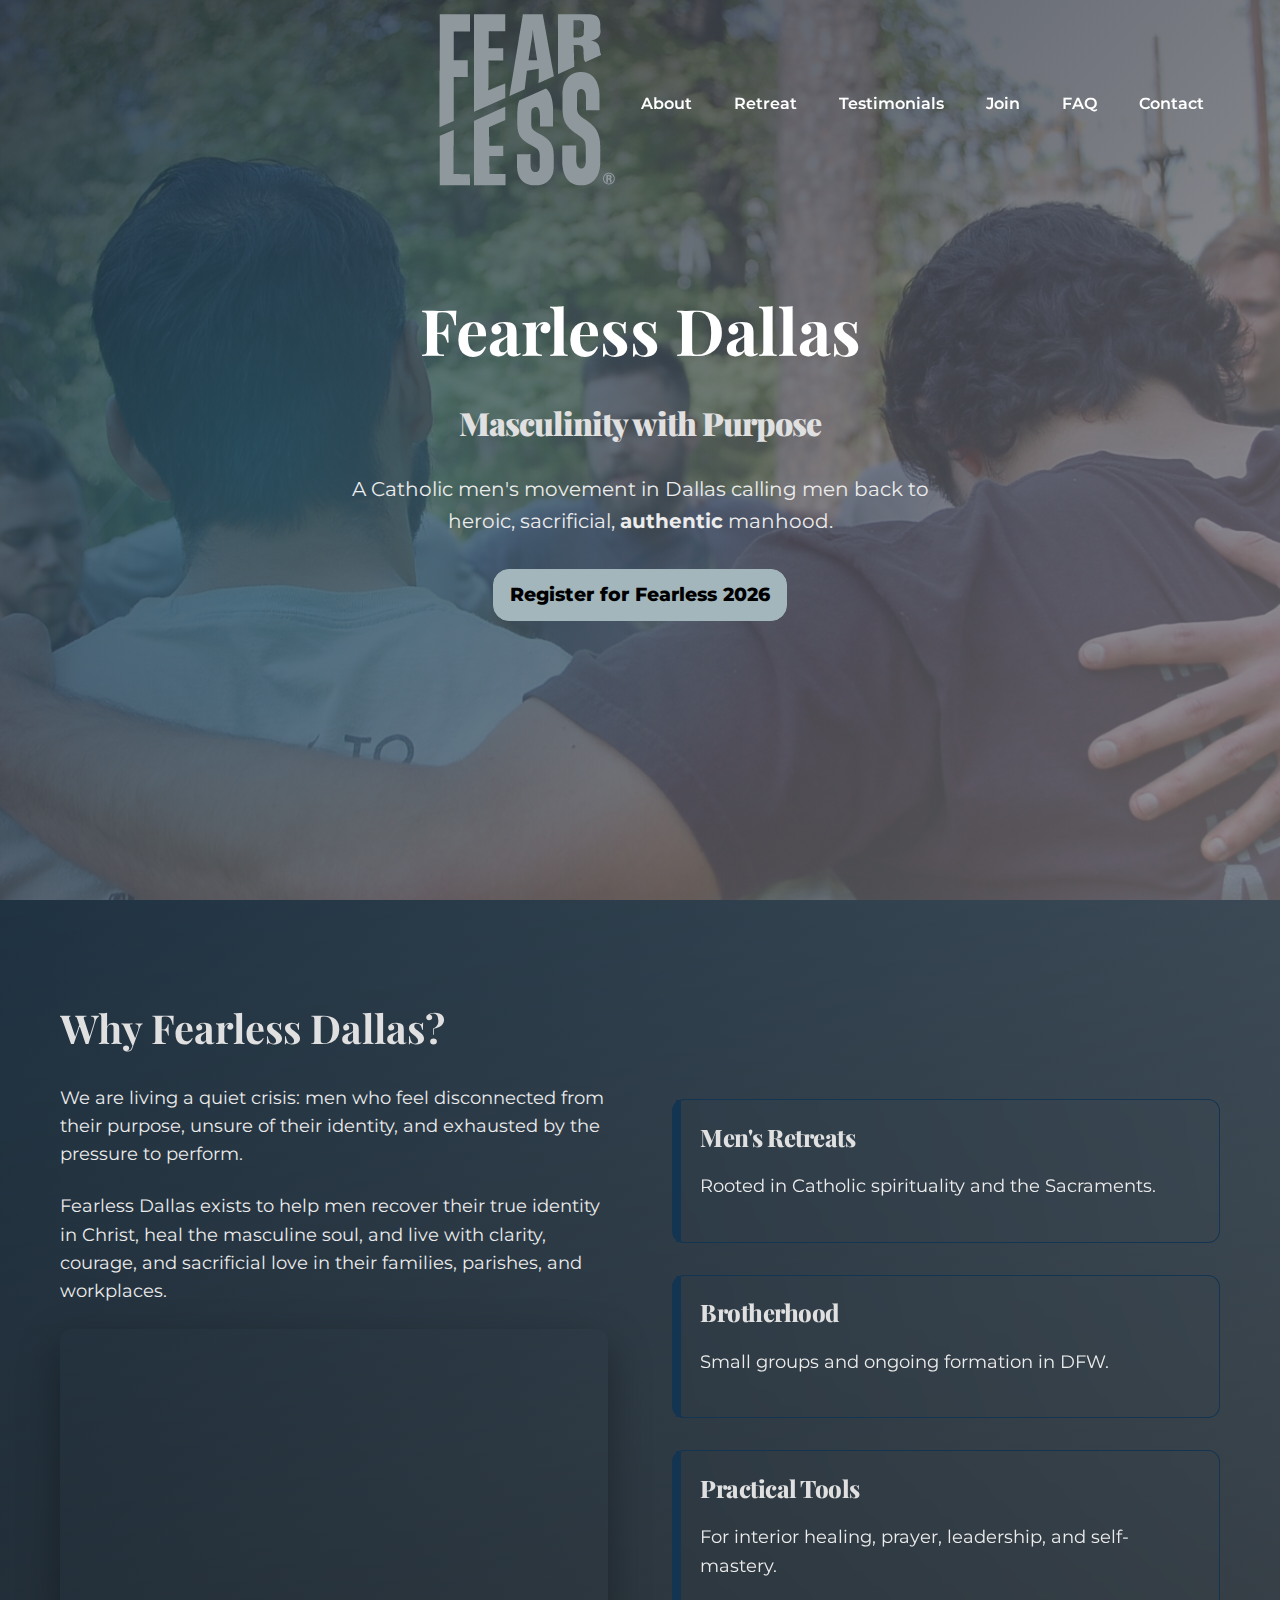
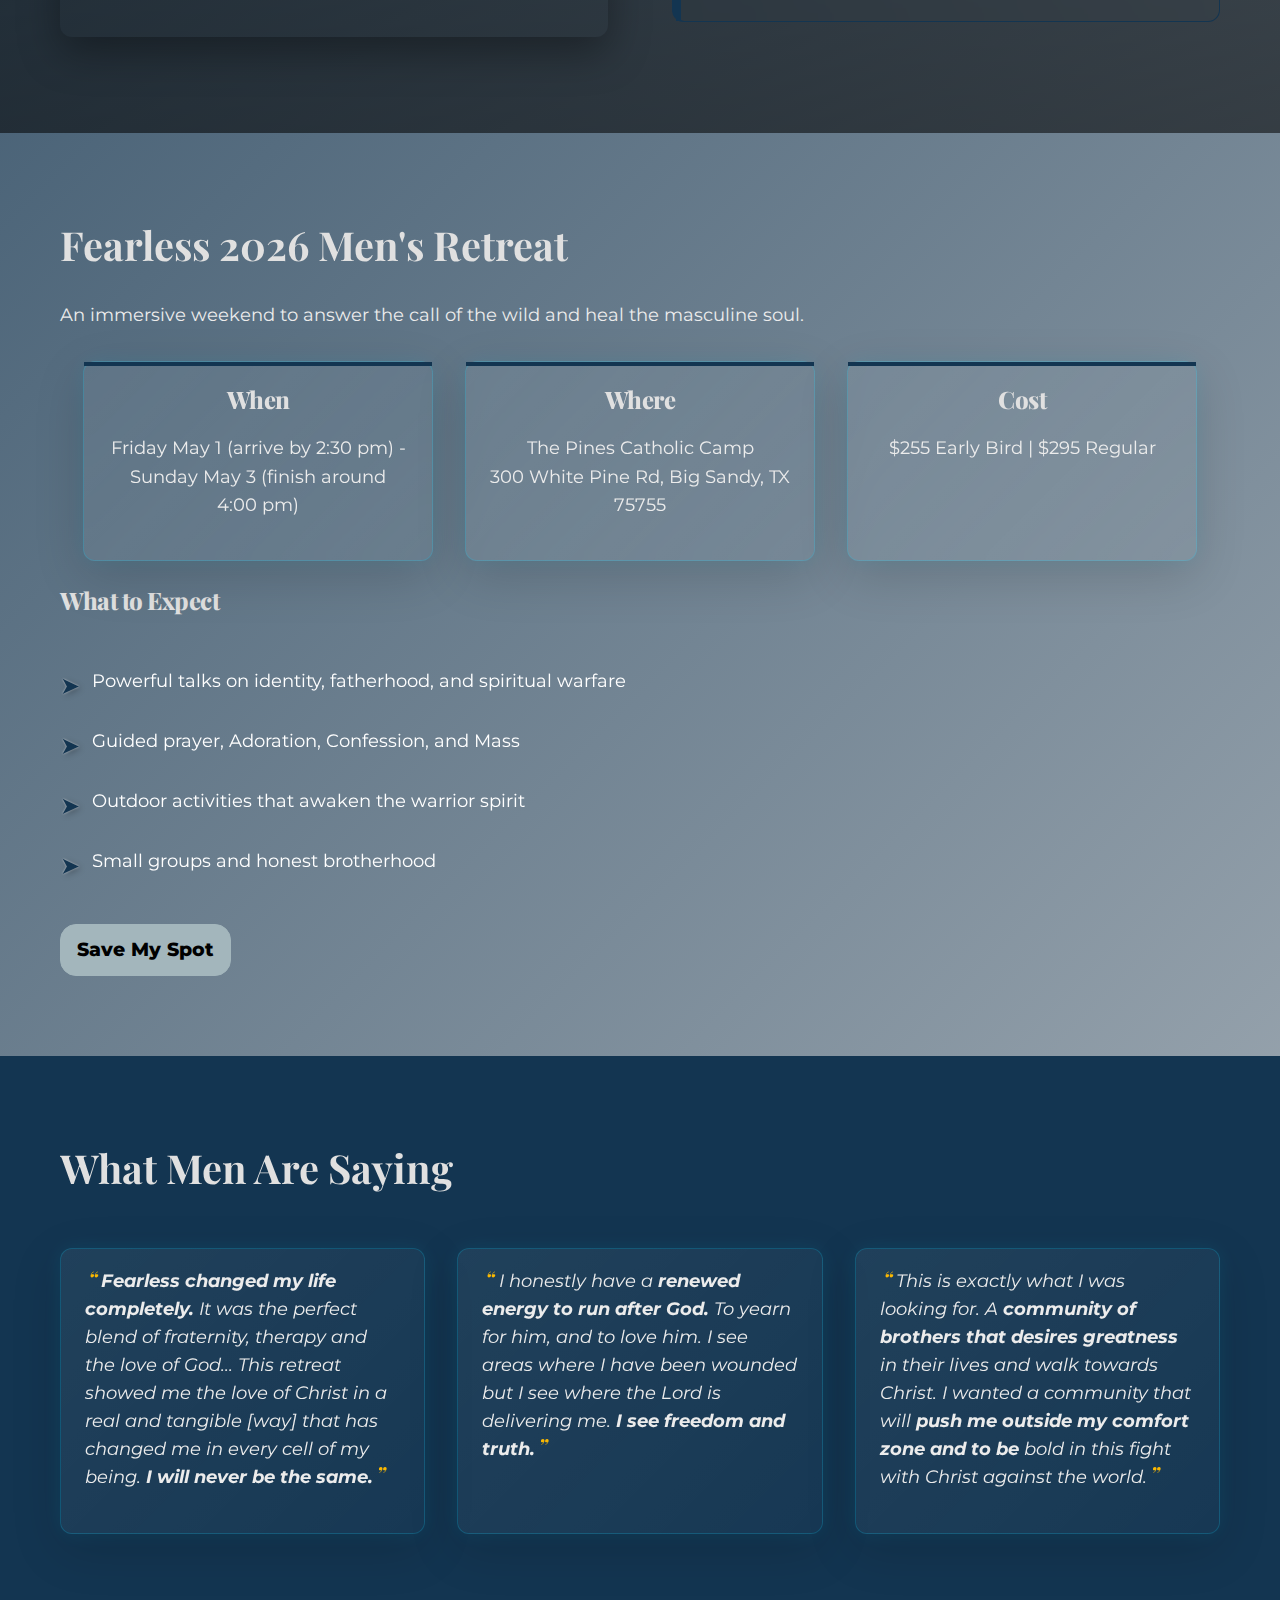
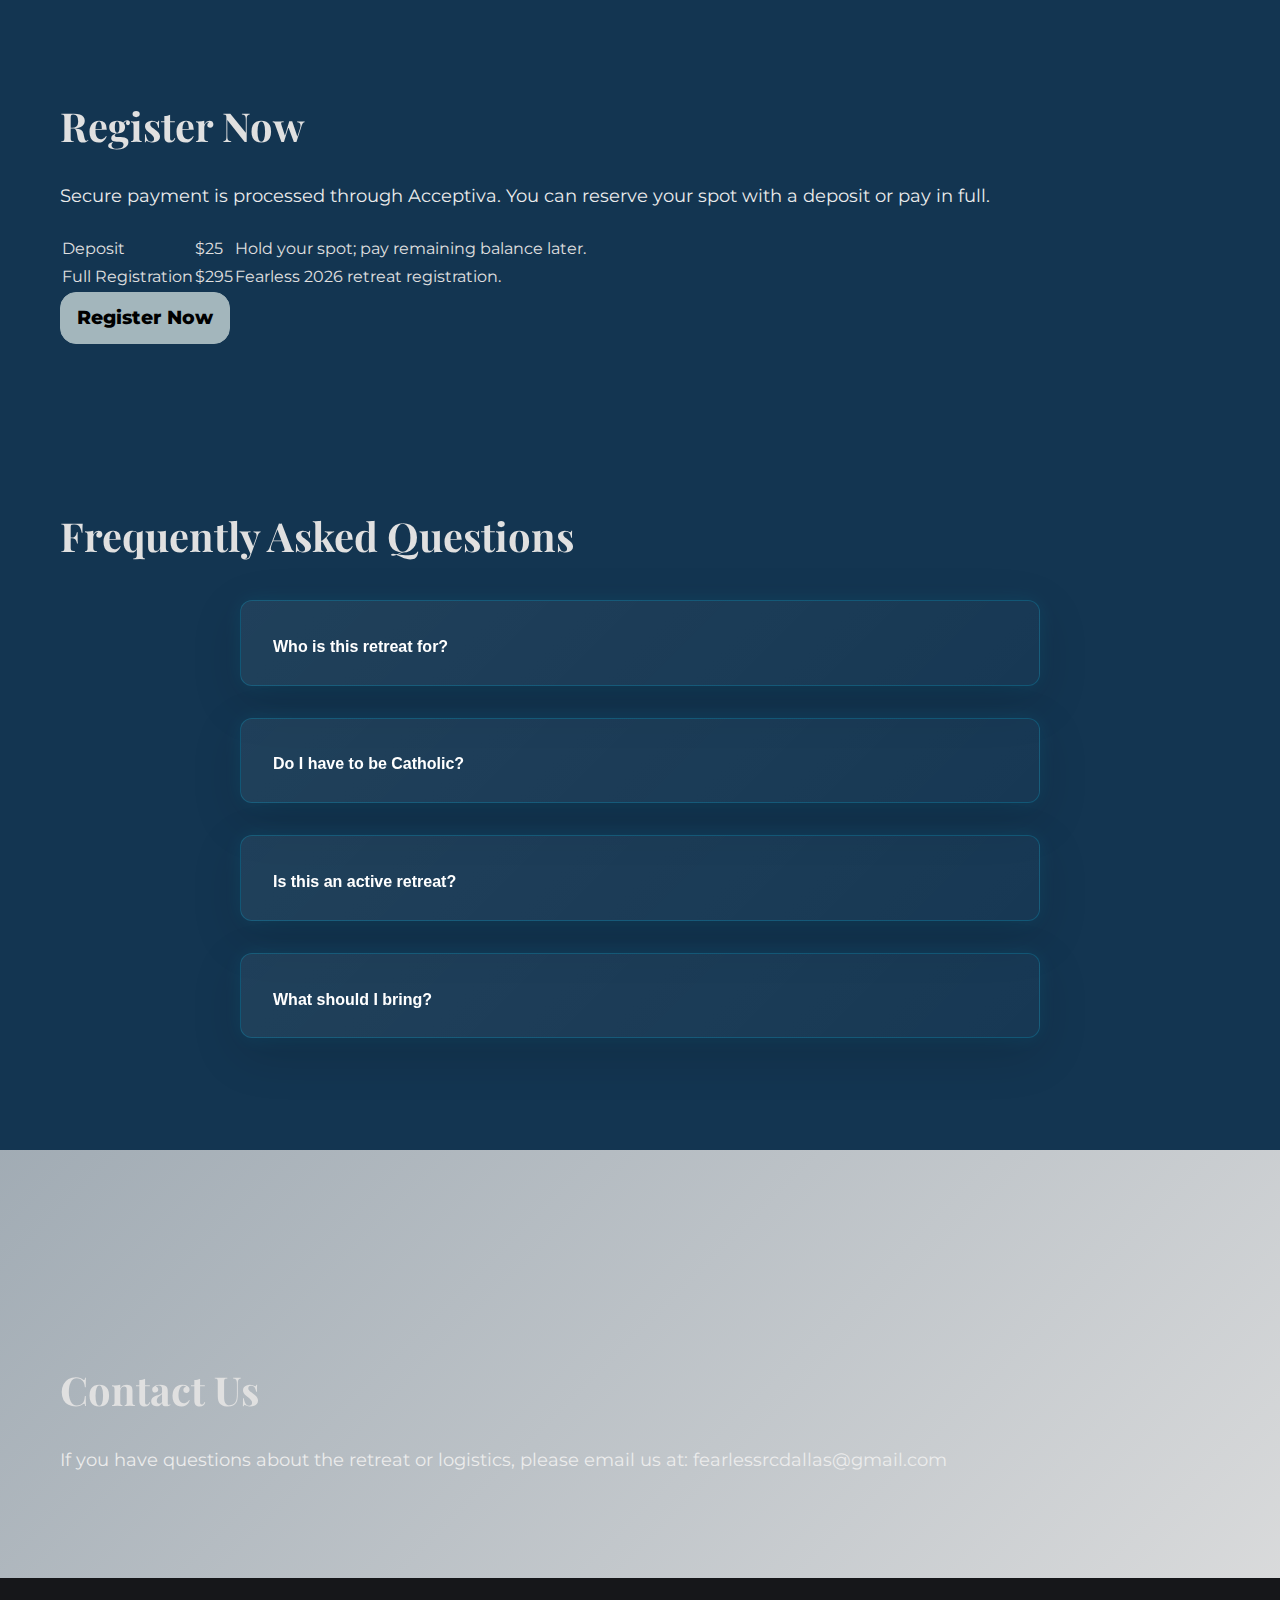
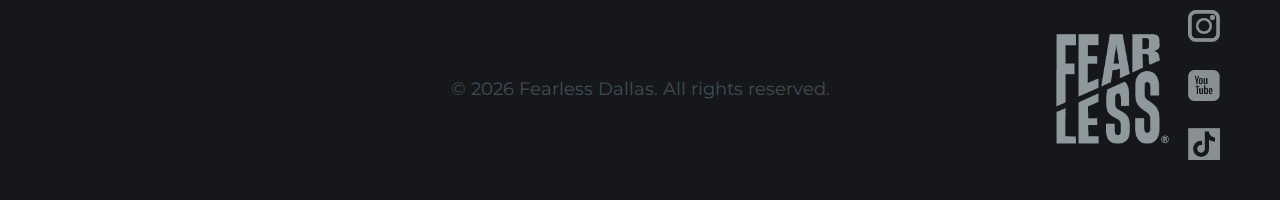
<file: index.html>
<!DOCTYPE html>
<html lang="en">

<head>
    <meta charset="UTF-8">
    <meta name="viewport" content="width=device-width, initial-scale=1.0">
    <title>Fearless Dallas 2026</title>
    <link rel="stylesheet" href="styles_dfw.css">
    <link
        href="https://fonts.googleapis.com/css2?family=Playfair+Display:wght@400;700&family=Montserrat:wght@300;400;600;700&display=swap"
        rel="stylesheet">
</head>

<body>
    <!-- Navigation -->
    <nav class="navbar">
        <div class="container" style="position:relative;">
            <!-- Hamburger icon for mobile/tablet -->
            <div class="hamburger" id="hamburger" aria-label="Open navigation" tabindex="0">
                <span></span>
                <span></span>
                <span></span>
            </div>
            <ul class="nav-menu" id="navMenu">
                <li><a href="https://fearlessmasculinity.com" target="_blank" rel="noopener"><img src="logos/fearless.png" alt="Fearless Logo"></a></li>
                <li><a href="#about" class="nav-link">About</a></li>
                <li><a href="#retreat" class="nav-link">Retreat</a></li>
                <li><a href="#testimonials" class="nav-link">Testimonials</a></li>
                <li><a href="#register" class="nav-link">Join</a></li>
                <li><a href="#faq" class="nav-link">FAQ</a></li>
                <li><a href="#contact" class="nav-link">Contact</a></li>
            </ul>
        </div>
    </nav>

    <!-- Main Section -->
    <header class="main">
        <div class="main-content">
            <h1>Fearless Dallas</h1>
            <h2>Masculinity with Purpose</h2>
            <p>A Catholic men's movement in Dallas calling men back to heroic, sacrificial, <strong>authentic</strong>
                manhood.</p>
            <a href="https://secure.acceptiva.com/?cst=vW3Pis" class="cta-button" target="_blank">Register for Fearless
                2026</a>
        </div>
    </header>

    <!-- About Section -->
    <section id="about" class="section">
        <div class="container">
            <h2>Why Fearless Dallas?</h2>
            <div class="content-grid">
                <div class="text-column">
                    <p>We are living a quiet crisis: men who feel disconnected from their purpose, unsure of their
                        identity, and exhausted by the pressure to perform.</p>
                    <p>Fearless Dallas exists to help men recover their true identity in Christ, heal the masculine
                        soul, and live with clarity, courage, and sacrificial love in their families, parishes, and
                        workplaces.</p>
                    <div class="video-wrapper">
                        <iframe src="https://www.youtube.com/embed/nDI4mq90Fk4" title="Fearless Dallas Preview" frameborder="0"
                            allow="accelerometer; autoplay; clipboard-write; encrypted-media; gyroscope; picture-in-picture"
                            allowfullscreen></iframe>
                    </div>
                </div>
                <div class="features">
                    <div class="feature">
                        <h3>Men's Retreats</h3>
                        <p>Rooted in Catholic spirituality and the Sacraments.</p>
                    </div>
                    <div class="feature">
                        <h3>Brotherhood</h3>
                        <p>Small groups and ongoing formation in DFW.</p>
                    </div>
                    <div class="feature">
                        <h3>Practical Tools</h3>
                        <p>For interior healing, prayer, leadership, and self-mastery.</p>
                    </div>
                </div>
            </div>
        </div>
    </section>

    <!-- Retreat Details -->
    <section id="retreat" class="section retreat-section">
        <div class="container">
            <h2>Fearless 2026 Men's Retreat</h2>
            <p class="section-subtitle">An immersive weekend to answer the call of the wild and heal the masculine soul.
            </p>
            <div class="retreat-details">
                <div class="detail-card">
                    <h3>When</h3>
                    <p>Friday May 1 (arrive by 2:30 pm) - Sunday May 3 (finish around 4:00 pm)</p>
                </div>
                <div class="detail-card">
                    <h3>Where</h3>
                    <p>The Pines Catholic Camp<br>300 White Pine Rd, Big Sandy, TX 75755</p>
                </div>
                <div class="detail-card">
                    <h3>Cost</h3>
                    <p>$255 Early Bird | $295 Regular</p>
                </div>
            </div>
            <div class="what-to-expect">
                <h3>What to Expect</h3>
                <ul>
                    <li>Powerful talks on identity, fatherhood, and spiritual warfare</li>
                    <li>Guided prayer, Adoration, Confession, and Mass</li>
                    <li>Outdoor activities that awaken the warrior spirit</li>
                    <li>Small groups and honest brotherhood</li>
                </ul>
            </div>
            <a href="https://secure.acceptiva.com/?cst=vW3Pis" class="cta-button" target="_blank">Save My
                Spot</a>
        </div>
    </section>

    <!-- Testimonials -->
    <section id="testimonials" class="section">
        <div class="container">
            <h2>What Men Are Saying</h2>
            <div class="testimonials-grid">
                <div class="testimonial">
                    <p><span class="quote-mark">“</span><strong>Fearless changed my life completely.</strong> It was the perfect blend of fraternity, therapy and the love of God... This retreat showed me the love of Christ in a real and tangible [way] that has changed me in every cell of my being. <strong>I will never be the same.</strong><span class="quote-mark">”</span></p>
                </div>
                <div class="testimonial">
                    <p><span class="quote-mark">“</span>I honestly have a <strong>renewed energy to run after God.</strong> To yearn for him, and to love him. I see areas where I have been wounded but I see where the Lord is delivering me. <strong>I see freedom and truth.</strong><span class="quote-mark">”</span></p>
                </div>
                <div class="testimonial">
                    <p><span class="quote-mark">“</span>This is exactly what I was looking for. A <strong>community of brothers that desires greatness</strong> in their lives and walk towards Christ. I wanted a community that will <strong>push me outside my comfort zone and to be</strong> bold in this fight with Christ against the world.<span class="quote-mark">”</span></p>
                </div>
            </div>
        </div>
    </section>

    <!-- Registration -->
    <section id="register" class="section register-section">
        <div class="container">
            <h2>Register Now</h2>
            <p>Secure payment is processed through Acceptiva. You can reserve your spot with a deposit or pay in full.
            </p>
            <table class="pricing-table">
                <tbody>
                    <tr>
                        <td>Deposit</td>
                        <td>$25</td>
                        <td>Hold your spot; pay remaining balance later.</td>
                    </tr>
                    <tr>
                        <td>Full Registration</td>
                        <td>$295</td>
                        <td>Fearless 2026 retreat registration.</td>
                    </tr>
                </tbody>
            </table>
            <a href="https://secure.acceptiva.com/?cst=vW3Pis" class="cta-button" target="_blank">Register
                Now</a>
        </div>
    </section>

    <!-- FAQ -->
    <section id="faq" class="section">
        <div class="container">
            <h2>Frequently Asked Questions</h2>
            <div class="faq-item">
                <button class="faq-question">Who is this retreat for?</button>
                <div class="faq-answer" style="display:none;">
                    Men from 18 to 99 who are hungry to meet their true masculine hearts.
                </div>
            </div>
            <div class="faq-item">
                <button class="faq-question">Do I have to be Catholic?</button>
                <div class="faq-answer" style="display:none;">
                    Fearless Dallas is rooted in the Catholic faith, but men from other Christian backgrounds who are open to Catholic prayer and Sacraments are welcome.
                </div>
            </div>
            <div class="faq-item">
                <button class="faq-question">Is this an active retreat?</button>
                <div class="faq-answer" style="display:none;">
                    Short answer: yes. Every man needs an adventure to live, so we will be on our feet!
                </div>
            </div>
            <div class="faq-item">
                <button class="faq-question">What should I bring?</button>
                <div class="faq-answer" style="display:none;">
                    Bible, journal, toiletries, comfortable clothes, layers, closed-toe shoes, and anything needed for outdoor activities. We'll email a packing list.
                </div>
            </div>
        </div>
        <script>
        document.addEventListener('DOMContentLoaded', function() {
            document.querySelectorAll('.faq-question').forEach(function(btn) {
                btn.addEventListener('click', function() {
                    var answer = btn.nextElementSibling;
                    var isVisible = answer.style.display === 'block';
                    answer.style.display = isVisible ? 'none' : 'block';
                });
            });
        });
        </script>
    </section>

    <!-- Contact -->
    <section id="contact" class="section contact-section">
        <div class="container">
            <h2>Contact Us</h2>
            <p>If you have questions about the retreat or logistics, please email us at:
                <a href="mailto:fearlessrcdallas@gmail.com">fearlessrcdallas@gmail.com</a>
            </p>
        </div>
    </section>

    <!-- Back to Top Button -->
    <button id="backToTop" class="back-to-top">↑</button>

    <!-- Footer -->
    <footer>
        <div class="container" style="display: flex; justify-content: flex-end; align-items: center; position: relative; min-height: 100px;">
            <p style="position: absolute; left: 50%; transform: translateX(-50%); margin: 0;">&copy; 2026 Fearless Dallas. All rights reserved.</p>
            <div style="display: flex; flex-direction: row; align-items: center; gap: 1.2rem;">
                <img src="logos/fearless.png" alt="Fearless Logo" style="height: 110px; width: auto;" />
                <div class="footer-social" style="display: flex; flex-direction: column; gap: 1.2rem; align-items: flex-end;">
                    <a href="https://www.instagram.com/fearless.brothers" target="_blank" rel="noopener"><img src="logos/instagram.png" alt="Instagram" class="footer-icon"></a>
                    <a href="https://www.youtube.com/@fearless.brothers" target="_blank" rel="noopener"><img src="logos/youtube.png" alt="YouTube" class="footer-icon"></a>
                    <a href="https://www.tiktok.com/@fearless.brothers_" target="_blank" rel="noopener"><img src="logos/tiktok.png" alt="TikTok" class="footer-icon"></a>
                </div>
            </div>
        </div>
    </footer>

    <script>
        // Smooth scrolling for navigation links
        document.querySelectorAll('a[href^="#"]').forEach(anchor => {
            anchor.addEventListener('click', function (e) {
                e.preventDefault();
                const target = document.querySelector(this.getAttribute('href'));
                if (target) {
                    target.scrollIntoView({
                        behavior: 'smooth',
                        block: 'start'
                    });
                }
                // Close nav menu after clicking a link (mobile/tablet)
                if (window.innerWidth <= 1024) {
                    navMenu.classList.remove('active');
                    hamburger.classList.remove('active');
                }
            });
        });

        // Hamburger menu toggle for mobile/tablet
        const hamburger = document.getElementById('hamburger');
        const navMenu = document.getElementById('navMenu');
        hamburger.addEventListener('click', function (e) {
            e.stopPropagation();
            hamburger.classList.toggle('active');
            navMenu.classList.toggle('active');
        });
        hamburger.addEventListener('keypress', function (e) {
            if (e.key === 'Enter' || e.key === ' ') {
                hamburger.classList.toggle('active');
                navMenu.classList.toggle('active');
            }
        });

        // Hide nav menu when clicking outside (mobile/tablet)
        document.addEventListener('click', function (e) {
            if (window.innerWidth <= 1024) {
                if (!navMenu.contains(e.target) && !hamburger.contains(e.target)) {
                    navMenu.classList.remove('active');
                    hamburger.classList.remove('active');
                }
            }
        });

        // Back to top button functionality
        const backToTopButton = document.getElementById('backToTop');
        window.addEventListener('scroll', () => {
            if (window.scrollY > 300) {
                backToTopButton.classList.add('show');
            } else {
                backToTopButton.classList.remove('show');
            }
        });
        backToTopButton.addEventListener('click', () => {
            window.scrollTo({
                top: 0,
                behavior: 'smooth'
            });
        });
        // Disable right-click context menu on the page
        // document.addEventListener('contextmenu', function(e) {
        //     e.preventDefault();
        // });
    </script>
</body>

</html>
</file>
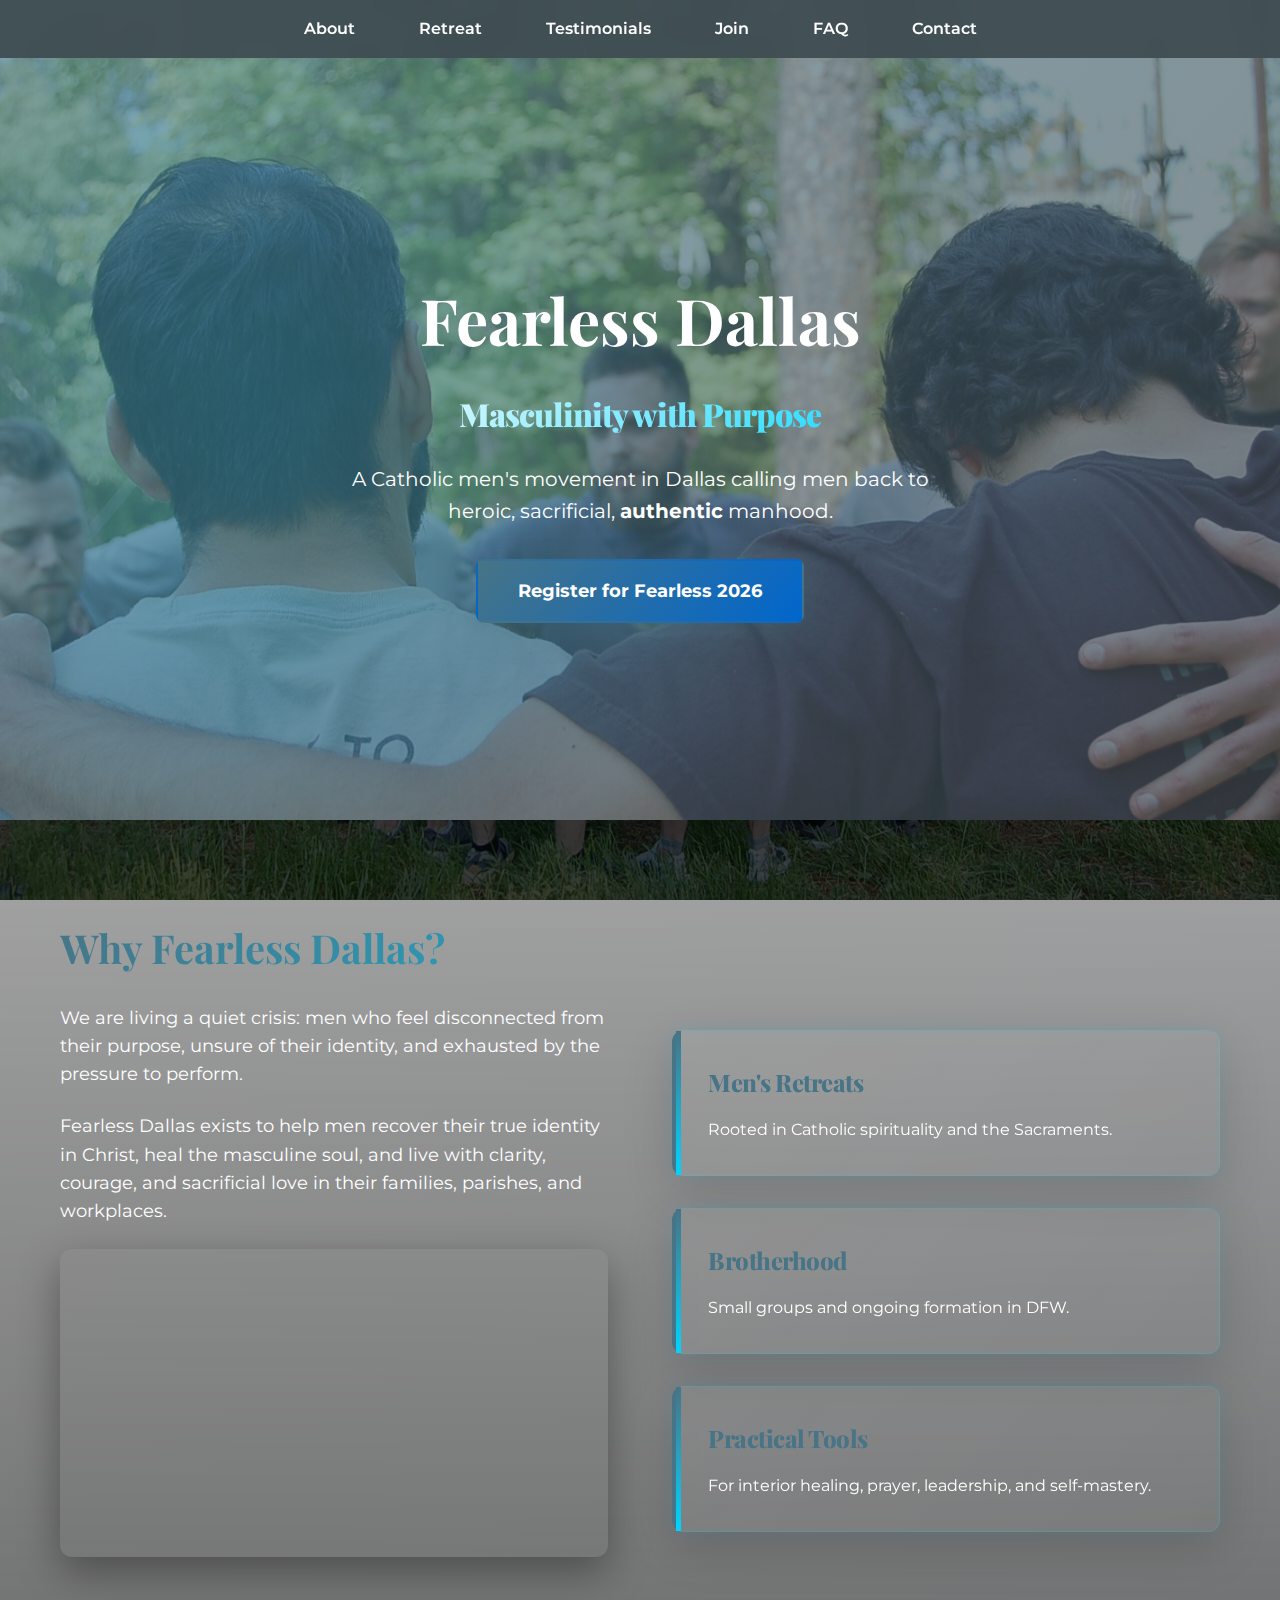
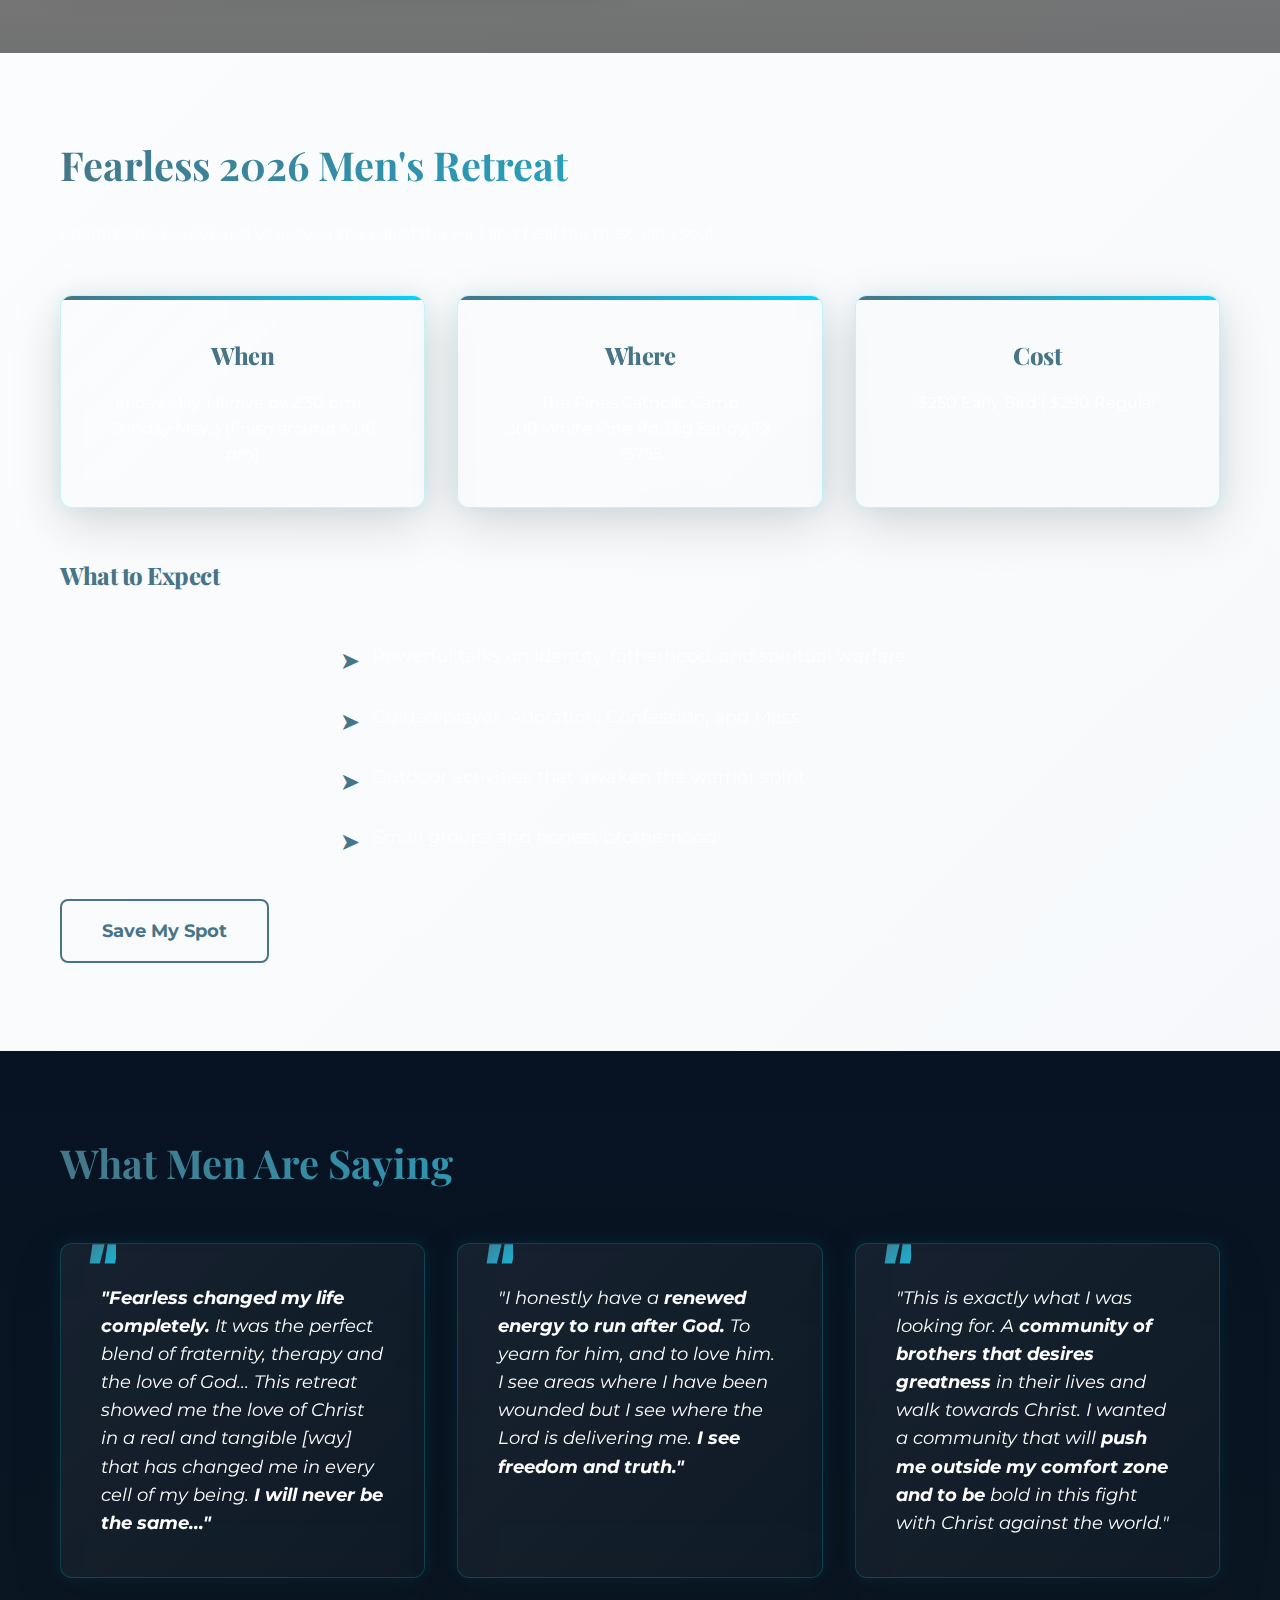
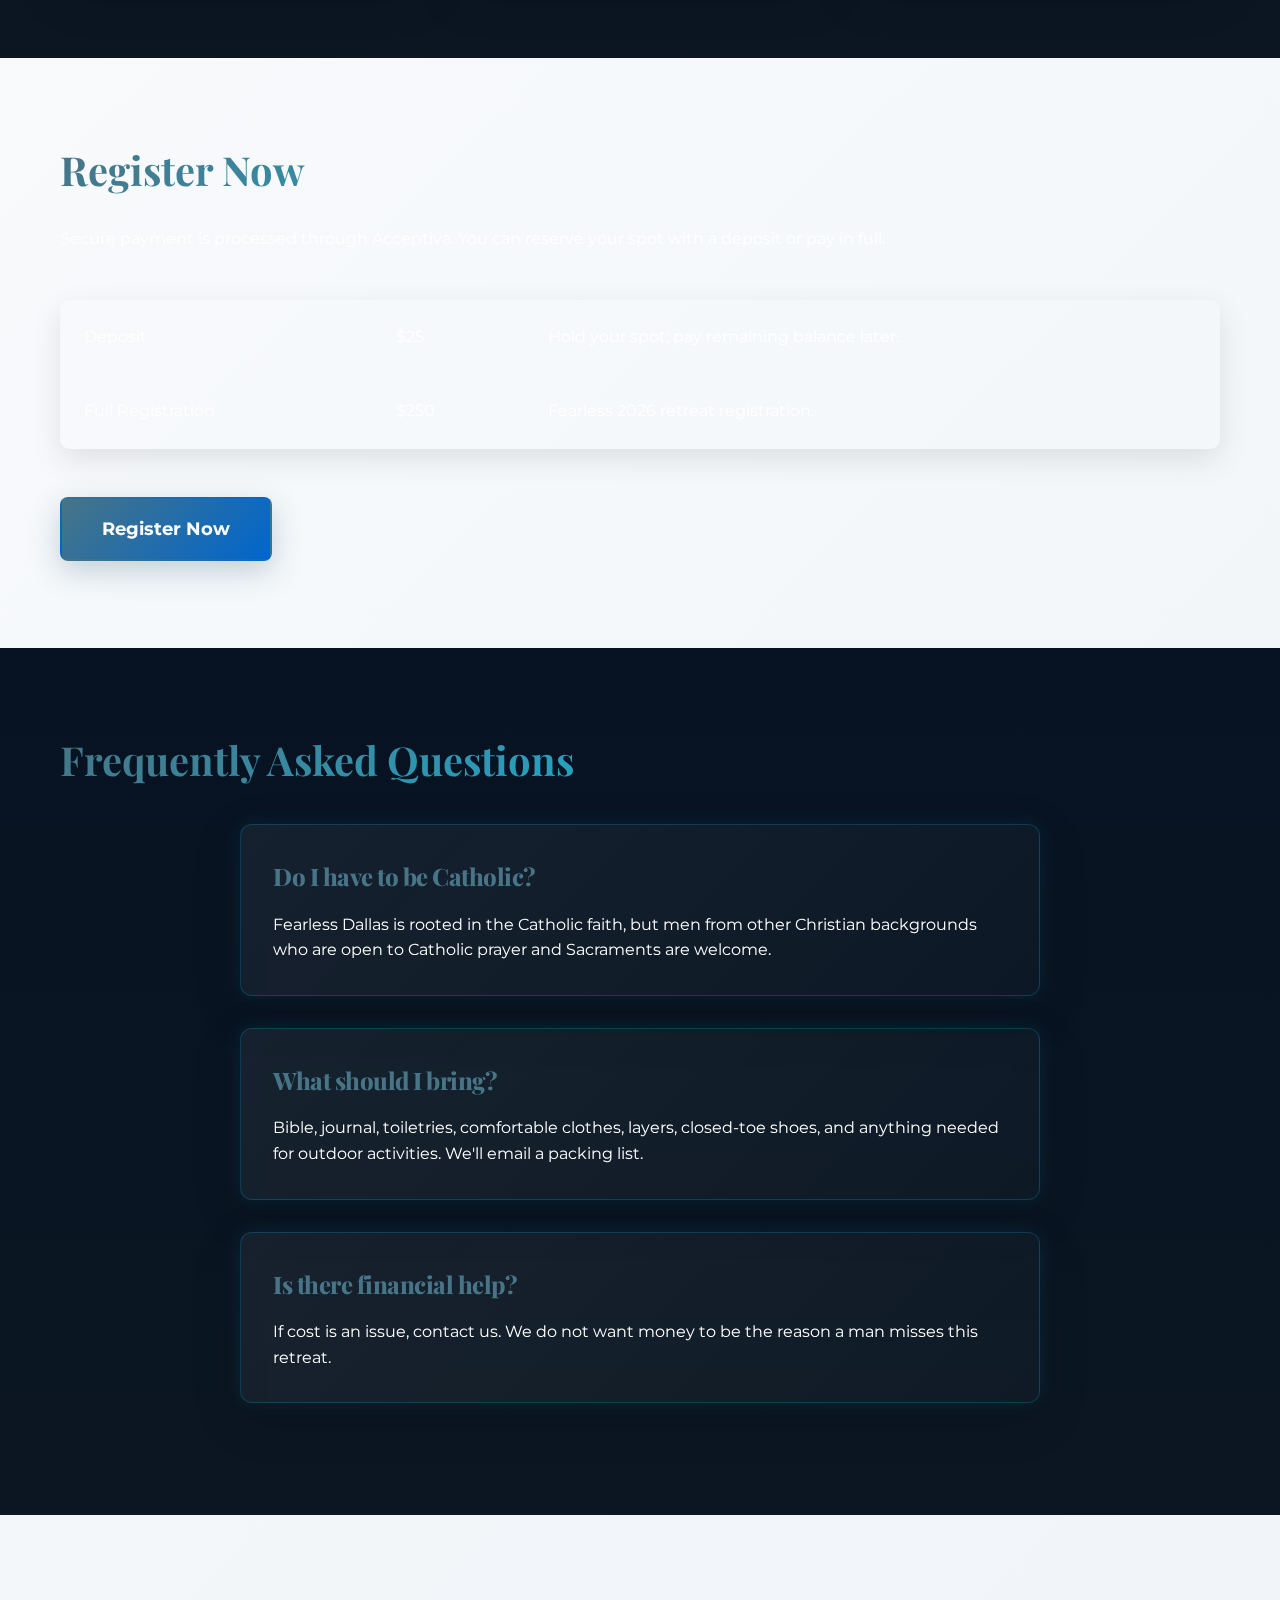
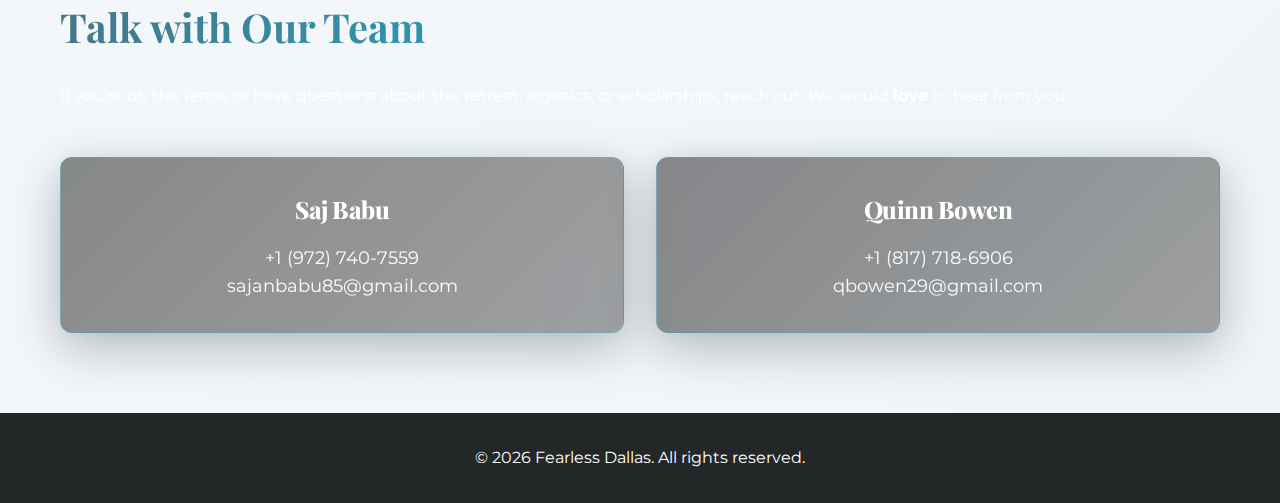
<file: dfw_home.html>
<!DOCTYPE html>
<html lang="en">

<head>
    <meta charset="UTF-8">
    <meta name="viewport" content="width=device-width, initial-scale=1.0">
    <title>Fearless Dallas</title>
    <link rel="stylesheet" href="dfw_styles.css">
    <link
        href="https://fonts.googleapis.com/css2?family=Playfair+Display:wght@400;700&family=Montserrat:wght@300;400;600;700&display=swap"
        rel="stylesheet">
</head>

<body>
    <!-- Navigation -->
    <nav class="navbar">
        <div class="container">
            <ul class="nav-menu">
                <li><a href="#about" class="nav-link">About</a></li>
                <li><a href="#retreat" class="nav-link">Retreat</a></li>
                <li><a href="#testimonials" class="nav-link">Testimonials</a></li>
                <li><a href="#register" class="nav-link">Join</a></li>
                <li><a href="#faq" class="nav-link">FAQ</a></li>
                <li><a href="#contact" class="nav-link">Contact</a></li>
            </ul>
            <div class="hamburger">
                <span></span>
                <span></span>
                <span></span>
            </div>
        </div>
    </nav>

    <!-- Main Section -->
    <header class="main">
        <div class="main-content">
            <h1>Fearless Dallas</h1>
            <h2>Masculinity with Purpose</h2>
            <p>A Catholic men's movement in Dallas calling men back to heroic, sacrificial, <strong>authentic</strong>
                manhood.</p>
            <a href="https://secure.acceptiva.com/?cst=vW3Pis" class="cta-button" target="_blank">Register for Fearless
                2026</a>
        </div>
    </header>

    <!-- About Section -->
    <section id="about" class="section">
        <div class="container">
            <h2>Why Fearless Dallas?</h2>
            <div class="content-grid">
                <div class="text-column">
                    <p>We are living a quiet crisis: men who feel disconnected from their purpose, unsure of their
                        identity, and exhausted by the pressure to perform.</p>
                    <p>Fearless Dallas exists to help men recover their true identity in Christ, heal the masculine
                        soul, and live with clarity, courage, and sacrificial love in their families, parishes, and
                        workplaces.</p>
                    <div class="video-wrapper">
                        <iframe src="https://www.youtube.com/embed/nDI4mq90Fk4" title="Fearless Dallas Preview" frameborder="0" allow="accelerometer; autoplay; clipboard-write; encrypted-media; gyroscope; picture-in-picture" allowfullscreen></iframe>
                    </div>
                </div>
                <div class="features">
                    <div class="feature">
                        <h3>Men's Retreats</h3>
                        <p>Rooted in Catholic spirituality and the Sacraments.</p>
                    </div>
                    <div class="feature">
                        <h3>Brotherhood</h3>
                        <p>Small groups and ongoing formation in DFW.</p>
                    </div>
                    <div class="feature">
                        <h3>Practical Tools</h3>
                        <p>For interior healing, prayer, leadership, and self-mastery.</p>
                    </div>
                </div>
            </div>
        </div>
    </section>

    <!-- Retreat Details -->
    <section id="retreat" class="section retreat-section">
        <div class="container">
            <h2>Fearless 2026 Men's Retreat</h2>
            <p class="section-subtitle">An immersive weekend to answer the call of the wild and heal the masculine soul.
            </p>
            <div class="retreat-details">
                <div class="detail-card">
                    <h3>When</h3>
                    <p>Friday May 1 (arrive by 2:30 pm) - Sunday May 3 (finish around 4:00 pm)</p>
                </div>
                <div class="detail-card">
                    <h3>Where</h3>
                    <p>The Pines Catholic Camp<br>300 White Pine Rd, Big Sandy, TX 75755</p>
                </div>
                <div class="detail-card">
                    <h3>Cost</h3>
                    <p>$250 Early Bird | $290 Regular</p>
                </div>
            </div>
            <div class="what-to-expect">
                <h3>What to Expect</h3>
                <ul>
                    <li>Powerful talks on identity, fatherhood, and spiritual warfare</li>
                    <li>Guided prayer, Adoration, Confession, and Mass</li>
                    <li>Outdoor activities that awaken the warrior spirit</li>
                    <li>Small groups and honest brotherhood</li>
                </ul>
            </div>
            <a href="https://secure.acceptiva.com/?cst=vW3Pis" class="cta-button secondary" target="_blank">Save My
                Spot</a>
        </div>
    </section>

    <!-- Testimonials -->
    <section id="testimonials" class="section">
        <div class="container">
            <h2>What Men Are Saying</h2>
            <div class="testimonials-grid">
                <div class="testimonial">
                    <p><strong>"Fearless changed my life completely.</strong> It was the perfect blend of fraternity, therapy and the love of God... This retreat showed me the love of Christ in a real and tangible [way] that has changed me in every cell of my being. <strong>I will never be the same..."</strong></p>
                </div>
                <div class="testimonial">
                    <p>"I honestly have a <strong>renewed energy to run after God.</strong> To yearn for him, and to love him. I see areas where I have been wounded but I see where the Lord is delivering me. <strong>I see freedom and truth."</strong></p>
                </div>
                <div class="testimonial">
                    <p>"This is exactly what I was looking for. A <strong>community of brothers that desires greatness</strong> in their lives and walk towards Christ. I wanted a community that will <strong>push me outside my comfort zone and to be</strong> bold in this fight with Christ against the world."</p>
                </div>
            </div>
        </div>
    </section>

    <!-- Registration -->
    <section id="register" class="section register-section">
        <div class="container">
            <h2>Register Now</h2>
            <p>Secure payment is processed through Acceptiva. You can reserve your spot with a deposit or pay in full.
            </p>
            <table class="pricing-table">
                <tbody>
                    <tr>
                        <td>Deposit</td>
                        <td>$25</td>
                        <td>Hold your spot; pay remaining balance later.</td>
                    </tr>
                    <tr>
                        <td>Full Registration</td>
                        <td>$250</td>
                        <td>Fearless 2026 retreat registration.</td>
                    </tr>
                </tbody>
            </table>
            <a href="https://secure.acceptiva.com/?cst=vW3Pis" class="cta-button primary" target="_blank">Register
                Now</a>
        </div>
    </section>

    <!-- FAQ -->
    <section id="faq" class="section">
        <div class="container">
            <h2>Frequently Asked Questions</h2>
            <div class="faq-item">
                <h3>Do I have to be Catholic?</h3>
                <p>Fearless Dallas is rooted in the Catholic faith, but men from other Christian backgrounds who are
                    open to Catholic prayer and Sacraments are welcome.</p>
            </div>
            <div class="faq-item">
                <h3>What should I bring?</h3>
                <p>Bible, journal, toiletries, comfortable clothes, layers, closed-toe shoes, and anything needed for
                    outdoor activities. We'll email a packing list.</p>
            </div>
            <div class="faq-item">
                <h3>Is there financial help?</h3>
                <p>If cost is an issue, contact us. We do not want money to be the reason a man misses this retreat.</p>
            </div>
        </div>
    </section>

    <!-- Contact -->
    <section id="contact" class="section contact-section">
        <div class="container">
            <h2>Talk with Our Team</h2>
            <p>If you're on the fence or have questions about the retreat, logistics, or scholarships, reach out. We
                would <strong>love</strong> to hear from you.</p>
            <div class="contact-grid">
                <a href="saj-babu.vcf" download class="contact-card">
                    <h3>Saj Babu</h3>
                    <p>+1 (972) 740-7559<br>sajanbabu85@gmail.com</p>
                </a>
                <a href="quinn-bowen.vcf" download class="contact-card">
                    <h3>Quinn Bowen</h3>
                    <p>+1 (817) 718-6906<br>qbowen29@gmail.com</p>
                </a>
            </div>
        </div>
    </section>

    <!-- Back to Top Button -->
    <button id="backToTop" class="back-to-top">↑</button>

    <!-- Footer -->
    <footer>
        <div class="container">
            <p>&copy; 2026 Fearless Dallas. All rights reserved.</p>
        </div>
    </footer>

    <script>
        // Mobile menu toggle
        const hamburger = document.querySelector('.hamburger');
        const navMenu = document.querySelector('.nav-menu');

        hamburger.addEventListener('click', () => {
            hamburger.classList.toggle('active');
            navMenu.classList.toggle('active');
        });

        // Close mobile menu when clicking on a link
        document.querySelectorAll('.nav-link').forEach(n => n.addEventListener('click', () => {
            hamburger.classList.remove('active');
            navMenu.classList.remove('active');
        }));

        // Smooth scrolling for navigation links
        document.querySelectorAll('a[href^="#"]').forEach(anchor => {
            anchor.addEventListener('click', function (e) {
                e.preventDefault();
                const target = document.querySelector(this.getAttribute('href'));
                if (target) {
                    target.scrollIntoView({
                        behavior: 'smooth',
                        block: 'start'
                    });
                }
            });
        });

        // Back to top button functionality
        const backToTopButton = document.getElementById('backToTop');
        
        window.addEventListener('scroll', () => {
            if (window.scrollY > 300) {
                backToTopButton.classList.add('show');
            } else {
                backToTopButton.classList.remove('show');
            }
        });

        backToTopButton.addEventListener('click', () => {
            window.scrollTo({
                top: 0,
                behavior: 'smooth'
            });
        });
    </script>
</body>

</html>
</file>
<file: styles_dfw.css>
/* ============================= */
/* Responsive Styles */
@media (max-width: 1024px) {
        .nav-menu.active .nav-link:hover,
        .nav-menu.active .nav-link:focus {
            color: #fcb900 !important;
            background: #111 !important;
            transition: color 0.2s, background 0.2s;
        }
    .navbar {
        display: flex !important;
        flex-direction: row;
        align-items: center;
        justify-content: flex-end;
        background: transparent;
        position: fixed;
        width: 100%;
        top: 2.7em;
        left: 0;
        right: 0;
        z-index: 4000;
        padding: 0.5rem 0;
    }
    .navbar .container {
        width: 100%;
        display: flex;
        flex-direction: row;
        align-items: center;
        justify-content: flex-end;
        position: relative;
        padding: 0;
        overflow: visible; /* Ensure children are not clipped */
    }
    .nav-menu {
        display: none !important;
    }
    .nav-menu.active {
        display: flex !important;
        position: absolute;
        top: -35px;
        left: 0;
        right: 0;
        background: #000;
        flex-direction: column;
        align-items: center; /* Center items horizontally */
        width: 100vw;
        height: auto;
        padding: 0.5rem 0 0.5rem 0;
        border-radius: 0 0 16px 16px;
        box-shadow: 0 8px 24px rgba(0,0,0,0.12);
        z-index: 4001;
        animation: slideDownMenu 0.35s cubic-bezier(0.4, 0, 0.2, 1);
        border: 1.5px solid #222;
        border-top: none;
        overflow-y: auto;
    }
    .nav-menu.active li {
        width: 100%;
        margin: 0;
        padding: 0;
        border-bottom: 1px solid #222;
        list-style: none;
    }
    .nav-menu.active li:last-child {
        border-bottom: none;
    }
    .nav-menu.active .nav-link {
        color: #fff !important;
        background: transparent !important;
        width: 100%;
        border-radius: 0;
        padding: 1.1rem 2rem;
        margin: 0;
        font-size: 1.1rem;
        text-align: left;
        box-shadow: none;
        display: block;
        transition: color 0.2s, background 0.2s;
    }
    .nav-menu.active .nav-link {
        background: #000 !important;
        color: #fff !important;
        width: 100%;
        border-radius: 8px;
        padding: 0.8rem 1.5rem;
        margin: 0.2rem 0;
        font-size: 1.1rem;
        text-align: center; /* Center text */
    }
    .hamburger {
        display: flex !important;
    }
    .container {
        padding: 0 10px;
    }
    .navbar {
        padding: 0.5rem 0;
        top: 2.7em;
    }
    .hamburger {
        display: flex;
        flex-direction: column;
        justify-content: center;
        align-items: center;
        width: 36px; /* Normal size */
        height: 36px;
        cursor: pointer;
        z-index: 5000;
        position: absolute;
        right: 16px; /* Reasonable distance from right edge */
        top: -0.5em;
        overflow: visible;
        margin-right: 0;
        padding-right: 0;
    }
    .hamburger span {
        display: block;
        width: 24px; /* Even narrower for more centering */
        height: 4px;
        margin: 4px 0;
        background: #fff;
        border-radius: 2px;
        transition: all 0.3s;
        position: relative;
    }

    .hamburger.active span:nth-child(1) {
        transform: translateY(4px) rotate(45deg);
        margin-bottom: 0;
    }
    .hamburger.active span:nth-child(2) {
        opacity: 0;
        margin: 0;
    }
    .hamburger.active span:nth-child(3) {
        transform: translateY(-4px) rotate(-45deg);
        margin-top: 0;
    }
    .nav-menu {
        position: absolute;
        top: 100%;
        left: 0;
        right: 0;
        background: rgba(19, 53, 81, 0.98);
        flex-direction: column;
        align-items: flex-start;
        width: 100vw;
        padding: 1.2rem 0 1.2rem 2rem;
        border-radius: 0 0 12px 12px;
        box-shadow: 0 8px 24px rgba(0,0,0,0.12);
        display: none;
        z-index: 3500;
        animation: slideDownMenu 0.35s cubic-bezier(0.4, 0, 0.2, 1);
    }
    .nav-menu.active {
        display: flex;
        animation: slideDownMenu 0.35s cubic-bezier(0.4, 0, 0.2, 1);
    }
    @keyframes slideDownMenu {
        0% {
            opacity: 0;
            transform: translateY(-40px);
        }
        100% {
            opacity: 1;
            transform: translateY(0);
        }
    }
    .nav-menu li {
        margin: 0.7rem 0;
    }
    .main {
        min-height: 60vh;
        padding-top: 4.5em;
    }
    .content-grid {
        grid-template-columns: 1fr;
        gap: 2rem;
    }
}
/* Hide hamburger on desktop */
.hamburger {
    display: none;
}
@media (max-width: 1024px) {
    .hamburger {
        display: flex;
    }

    .main {
        background-position: center center !important;
        background-size: cover !important;
        background-attachment: scroll !important;
    }
    .retreat-section {
        background-position: center center !important;
        background-size: cover !important;
        background-attachment: scroll !important;
    }
    #about {
        background-position: center center !important;
        background-size: cover !important;
        background-attachment: scroll !important;
    }
}

@media (max-width: 600px) {
    .main-content {
        padding: 1rem;
    }
    .section {
        padding: 2.5rem 0;
    }
    h1 {
        font-size: 2rem;
    }
    h2 {
        font-size: 1.2rem;
    }
    .cta-button {
        font-size: 1rem;
        padding: 8px 10px;
    }

    .main {
        background-position: center center !important;
        background-size: cover !important;
        background-attachment: scroll !important;
    }
    .retreat-section {
        background-position: center center !important;
        background-size: cover !important;
        background-attachment: scroll !important;
    }
    #about {
        background-position: center center !important;
        background-size: cover !important;
        background-attachment: scroll !important;
    }
}
/* Fearless Header Logo */
.fearless-header-logo {
    position: absolute;
    top: 10px;
    left: -40px;
    z-index: 100;
    width: 160px;
    height: auto;
}
.fearless-header-logo img {
    width: 100%;
    height: auto;
    display: block;
}

/* CSS Color Variables */
:root {
    --black: #000000ff;
    --cool-steel-2: #A3B6BCff;
    --accent: #fcb900;
    --deep-navy: #133551;
    --soft-silver: #e0e0e0;
    --soft-silver-2: #ececec;
}

/* Sliding Banner Styles */
.sliding-banner {
    width: 100vw;
    overflow: hidden;
    background: #000;
    color: #fff;
    font-family: 'Montserrat', Arial, sans-serif;
    font-weight: 700;
    font-size: 1.1rem;
    letter-spacing: 0.08em;
    text-transform: uppercase;
    padding: 0.7em 0;
    position: fixed;
    top: 0;
    left: 0;
    z-index: 3000;
    box-shadow: 0 2px 8px rgba(0, 0, 0, 0.08);
}

.sliding-banner-track {
    display: flex;
    width: max-content;
    animation: slide-banner 18s linear infinite;
}

.sliding-banner span {
    display: inline-block;
    white-space: nowrap;
    padding-right: 0.5vw;
}

@keyframes slide-banner {
    0% {
        transform: translateX(0);
    }

    100% {
        transform: translateX(-50%);
    }
}

/* Email and general link styles */
a {
    color: inherit;
    text-decoration: none;
    transition: color 0.2s;
}

a:hover,
a:focus {
    color: var(--accent);
    text-decoration: none;
}

/* Typography */
h1,
h2,
h3 {
    font-family: 'Playfair Display', serif;
    font-weight: 700;
}

h1 {
    font-size: clamp(2.5rem, 5vw, 4rem);
    color: #fff;
}

h2 {
    font-size: clamp(2rem, 4vw, 2.5rem);
    margin-bottom: 1.5rem;
    background: var(--soft-silver);
    -webkit-background-clip: text;
    -webkit-text-fill-color: transparent;
    background-clip: text;
}

h3 {
    font-size: 1.5rem;
    margin-bottom: 1rem;
    color: var(--soft-silver);
    font-weight: 800;
    letter-spacing: -0.5px;
}

p {
    font-size: 1.1rem;
    margin-bottom: 1.5rem;
    color: var(--soft-silver-2);
}

/* Smooth animations */
@keyframes fadeInUp {
    from {
        opacity: 0;
        transform: translateY(30px);
    }

    to {
        opacity: 1;
        transform: translateY(0);
    }
}

@keyframes glow {

    0%,
    100% {
        box-shadow: 0 0 10px var(--deep-navy);
    }

    50% {
        box-shadow: 0 0 20px var(--deep-navy);
    }
}

@keyframes slideIn {
    from {
        transform: translateX(-50px);
        opacity: 0;
    }

    to {
        transform: translateX(0);
        opacity: 1;
    }
}

/* ============================= */
/*         Navigation            */
.navbar {
    display: flex;
    flex-direction: column;
    align-items: flex-start;
    position: fixed;
    top: 3.2em;
    width: 100%;
    background: transparent;
    z-index: 1000;
    padding: 1rem 0;
    transition: all 0.3s ease;
    left: 0;
    right: 0;
}

.navbar .container {
    width: 100%;
    display: flex;
    flex-direction: row;
    align-items: flex-start;
    justify-content: space-between;
    gap: 0;
}

.nav-menu {
    align-items: center;
    box-sizing: border-box;
    color: rgb(255, 255, 255);
    column-gap: 10px;
    display: flex;
    flex-direction: row;
    font-family: 'Montserrat', sans-serif;
    font-size: 16px;
    font-weight: 400;
    height: 42px;
    line-height: 25.6px;
    list-style-type: none;
    margin-block-end: 16px;
    margin-block-start: 16px;
    padding-bottom: 0px;
    padding-inline-start: 0px;
    padding-left: 0px;
    row-gap: 10px;
    transition-duration: 0.8s;
    width: 534.359375px;
    margin-left: auto;
    justify-content: flex-end;
    background: transparent;
    border-radius: 12px;
    z-index: 1100;
}

/* CTA Buttons */
.cta-button {
    border-radius: 16px;
    color: #000;
    font-weight: 800;
    font-size: 19px;
    background-color: var(--cool-steel-2);
    border: 1px solid var(--cool-steel-2);
    margin-left: auto;
    margin-right: auto;
    padding: 10px 16px;
    display: inline-block;
    text-align: center;
    text-decoration: none;
    box-sizing: border-box;
    box-shadow: none;
}

.cta-button:hover,
.cta-button:focus {
    background-color: #000;
    color: #fff;
    border-color: #fff;
}

/* Sections */
.section {
    padding: 5rem 0;
    position: relative;
    background: var(--deep-navy);
    color: var(--soft-silver);
}

/* Reset and Base Styles */
* {
    margin: 0;
    padding: 0;
    box-sizing: border-box;
}

body {
    font-family: 'Montserrat', sans-serif;
    line-height: 1.6;
    color: var(--soft-silver);
    overflow-x: hidden;
    background: linear-gradient(135deg, var(--deep-navy) 0%, var(--soft-silver) 100%);
}

.container {
    max-width: 1200px;
    margin: 0 auto;
    padding: 0 20px;
}

/* ============================= */
/*    MAIN SECTION (HEADER)      */
.main {
    display: flex;
    align-items: center;
    justify-content: center;
    min-height: 100vh;
        background: linear-gradient(135deg, rgba(26, 34, 51, 0.85) 0%, rgba(128, 128, 130, 0.7) 100%),
            url('images/dallas1.jpg') center/cover no-repeat;
    position: relative;
    overflow: hidden;
}

.main::before {
    content: '';
    position: absolute;
    top: 0;
    left: 0;
    right: 0;
    bottom: 0;
    background: radial-gradient(circle at 20% 50%, rgba(0, 212, 255, 0.15) 0%, transparent 50%);
    pointer-events: none;
}

.main-content {
    margin: auto;
    display: flex;
    flex-direction: column;
    align-items: center;
    justify-content: center;
    text-align: center;
    max-width: 800px;
    padding: 2rem;
    position: relative;
    z-index: 1;
    animation: fadeInUp 1.5s ease-out;
}

.main h2 {
    font-size: 2rem;
    margin: 1rem 0 1.5rem;
    opacity: 1;
    background: none;
    -webkit-background-clip: initial;
    -webkit-text-fill-color: initial;
    background-clip: initial;
    font-weight: 900;
    letter-spacing: -1px;
}

.main p {
    font-size: 1.25rem;
    margin-bottom: 2rem;
    max-width: 600px;
    margin-left: auto;
    margin-right: auto;
}

/* ============================= */
/*         About Section         */
.about-image {
    margin-top: 1.5rem;
    display: flex;
    justify-content: center;
}

.about-image img {
    width: 100%;
    max-width: 600px;
    height: auto;
    border-radius: 12px;
    box-shadow: 0 15px 40px rgba(0, 0, 0, 0.25);
    object-fit: cover;
}

#about {
    background: linear-gradient(180deg, rgba(0, 0, 0, 0.60), rgba(0, 0, 0, 0.60)), 
    url('images/dallas2.jpg') center/cover no-repeat;
    background-attachment: fixed;
    padding: 6rem 0;
    color: white;
}

#about .container {
    position: relative;
    z-index: 1;
}

.content-grid {
    display: grid;
    grid-template-columns: 1fr 1fr;
    gap: 4rem;
    align-items: center;
}

.text-column p {
    font-size: 1.1rem;
    margin-bottom: 1.5rem;
}

/* subtle dark overlay for readability */
#about::before {
    content: '';
    position: absolute;
    inset: 0;
    background: linear-gradient(180deg, rgba(0, 0, 0, 0.35), rgba(0, 0, 0, 0.55));
    z-index: 0;
}

/* Responsive YouTube embed */
.video-wrapper {
    position: relative;
    padding-bottom: 56.25%;
    /* 16:9 */
    height: 0;
    overflow: hidden;
    margin-top: 1.5rem;
    border-radius: 12px;
    box-shadow: 0 15px 40px rgba(0, 0, 0, 0.35);
}

.video-wrapper iframe {
    position: absolute;
    top: 0;
    left: 0;
    width: 100%;
    height: 100%;
    border: 0;
    border-radius: 12px;
}

.features {
    display: flex;
    flex-direction: column;
    gap: 2rem;
}

@media (max-width: 600px) {
    .content-grid {
        display: flex;
        flex-direction: column;
        gap: 2rem;
    }
    .features {
        order: 2;
        width: 100%;
        margin-top: 1.5rem;
    }
    .text-column {
        order: 1;
        width: 100%;
    }
}

.feature {
    padding: 1.1rem 1.5rem;
    border-radius: 12px;
    position: relative;
    backdrop-filter: blur(10px);
    border: 1px solid var(--deep-navy);
    border-left: 4px solid var(--deep-navy);
}

.feature::before {
    content: '';
    position: absolute;
    top: 0;
    left: 0;
    width: 5px;
    height: 100%;
    background: var(--deep-navy);
}

.feature:hover {
    box-shadow: 0 25px 70px rgba(71, 116, 134, 0.25), 0 0 40px rgba(0, 212, 255, 0.2);
    background: inherit;
    border-color: var(--deep-navy);
    transform: translateY(-8px) scale(1.02);
    transition: all 0.4s cubic-bezier(0.34, 1.56, 0.64, 1);
}

/* ============================= */
/*         Retreat Section       */

/* Retreat Details Flex Layout */
.retreat-details {
        display: flex;
        flex-wrap: nowrap;
        gap: 2rem;
        justify-content: center;
        align-items: stretch;
        margin-top: 2rem;
}

@media (max-width: 600px) {
    .retreat-details {
        flex-direction: column;
        flex-wrap: nowrap;
        gap: 1.5rem;
        align-items: stretch;
    }
    .detail-card {
        max-width: 100%;
        width: 100%;
    }
}

.detail-card {
    flex: 1 1 0;
    min-width: 0;
    max-width: 350px;
}
.retreat-section {
    background: linear-gradient(180deg, rgba(0, 0, 0, 0.60), rgba(0, 0, 0, 0.60)),
        url('images/dallas3.jpg') center/cover no-repeat;
    background-attachment: fixed;
    position: relative;
    color: white;
}

.detail-card {
    background: linear-gradient(135deg, rgba(255, 255, 255, 0.06) 0%, rgba(255, 255, 255, 0.02) 100%);
    padding: 1.1rem 1.5rem;
    text-align: center;
    border-radius: 12px;
    box-shadow: 0 15px 50px rgba(0, 0, 0, 0.15), 0 0 20px rgba(0, 212, 255, 0.1);
    transition: all 0.4s cubic-bezier(0.34, 1.56, 0.64, 1);
    position: relative;
    border: 1px solid rgba(0, 212, 255, 0.2);
    backdrop-filter: blur(10px);
}

.detail-card::before {
    content: '';
    position: absolute;
    top: 0;
    left: 0;
    right: 0;
    height: 4px;
    background: var(--deep-navy);
}

.detail-card:hover {
    box-shadow: 0 25px 70px rgba(71, 116, 134, 0.25), 0 0 40px rgba(0, 212, 255, 0.2);
    background: inherit;
    border-color: var(--deep-navy);
    transform: translateY(-8px) scale(1.02);
    transition: all 0.4s cubic-bezier(0.34, 1.56, 0.64, 1);
}

.what-to-expect h3 {
    padding-top: 1.2rem;
}

.what-to-expect ul {
    list-style: none;
    max-width: 600px;
    margin: 2rem 0;
}

.what-to-expect li {
    padding: 1rem 0;
    font-size: 1.1rem;
    position: relative;
    padding-left: 2rem;
}

.what-to-expect li::before {
    content: "➤";
    position: absolute;
    left: 0;
    color: var(--deep-navy);
    font-size: 1.5rem;
    text-shadow: 2px 2px 6px rgba(0, 0, 0, 0.25), 0 0 2px var(--soft-silver);
}

/* ============================= */
/*   Testimonials Section        */
.testimonials-grid {
    display: grid;
    grid-template-columns: repeat(auto-fit, minmax(300px, 1fr));
    gap: 2rem;
    margin-top: 3rem;
}

.testimonial {
    background: linear-gradient(135deg, rgba(255, 255, 255, 0.06) 0%, rgba(255, 255, 255, 0.02) 100%);
    padding: 1.1rem 1.5rem;
    border-radius: 12px;
    box-shadow: 0 15px 50px rgba(0, 0, 0, 0.15), 0 0 20px rgba(0, 212, 255, 0.1);
    font-style: italic;
    font-size: 1.1rem;
    position: relative;
    transition: all 0.4s cubic-bezier(0.34, 1.56, 0.64, 1);
    border: 1px solid rgba(0, 212, 255, 0.2);
    backdrop-filter: blur(10px);
}

.testimonial:hover {
    box-shadow: 0 25px 70px rgba(71, 116, 134, 0.25), 0 0 40px rgba(0, 212, 255, 0.2);
    background: inherit;
    border-color: var(--deep-navy);
    transform: translateY(-8px) scale(1.02);
    transition: all 0.4s cubic-bezier(0.34, 1.56, 0.64, 1);
}

/* ============================= */
/*         FAQ Section           */

.faq-section {
    background: linear-gradient(180deg, rgba(0, 0, 0, 0.60), rgba(0, 0, 0, 0.60)),
        url('images/dallas4.jpg') center/cover no-repeat;
    background-attachment: fixed;
    position: relative;
    color: white;
}

.faq-item {
    margin-bottom: 1.2em;
    max-width: 800px;
    margin: 2rem auto;
    background: linear-gradient(135deg, rgba(255, 255, 255, 0.06) 0%, rgba(255, 255, 255, 0.02) 100%);
    padding: 1rem;
    border-radius: 12px;
    box-shadow: 0 15px 50px rgba(0, 0, 0, 0.15), 0 0 20px rgba(0, 212, 255, 0.1);
    border: 1px solid rgba(0, 212, 255, 0.2);
    transition: all 0.4s cubic-bezier(0.34, 1.56, 0.64, 1);
    backdrop-filter: blur(10px);
}

.faq-item:hover {
    box-shadow: 0 25px 70px rgba(71, 116, 134, 0.25), 0 0 40px rgba(0, 212, 255, 0.2);
    background: inherit;
    border-color: var(--deep-navy);
    transform: translateY(-8px) scale(1.02);
    transition: all 0.4s cubic-bezier(0.34, 1.56, 0.64, 1);
}

.faq-item+.faq-item {
    margin-top: 2rem;
}

.faq-question {
    background: transparent;
    color: #fff;
    margin-top: 0.5em;
    padding: 0.8em 1em;
    border-radius: 6px;
    font-size: 1em;
    width: 100%;
    text-align: left;
    font-weight: bold;
    cursor: pointer;
    display: block;
    border: none;
}

.faq-answer {
    background: transparent;
    color: #fff;
    margin-top: 0.5em;
    padding: 0.8em 1em;
    border-radius: 6px;
    font-size: 1em;
    display: none;
}

.container-faqbutton {
    display: flex;
    justify-content: center;
    align-items: center;
    width: 100%;
}

/* ============================= */
/*         Contact Section       */
.contact-section {
    background: linear-gradient(180deg, rgba(0, 0, 0, 0.60), rgba(0, 0, 0, 0.60)),
        url('images/dallas5.jpg') center/cover no-repeat;
    background-attachment: fixed;
    color: white;
    position: relative;
    padding-top: 13rem;
    padding-bottom: 5rem;
}

/* ============================= */
/*            Footer             */
footer {
    background: #16171A;
    padding: 2rem 0;
    text-align: center;
}

@media (max-width: 600px) {
    footer > div {
        display: flex;
        flex-direction: column;
        align-items: center;
        gap: 1.2rem;
        width: 100%;
        padding: 0 0.5em;
    }
    footer p {
        display: block;
        width: 100%;
        font-size: 1.05rem;
        justify-content: center;
        align-items: center;
        font-weight: 600;
        color: #fff;
        padding: 0.7em 0.5em;
        border-radius: 8px;
        text-align: center;
        letter-spacing: 0.02em;
        order: 4;
    }
    .footer-social {
        flex-direction: row !important;
        align-items: center !important;
        gap: 1.2rem !important;
        margin-bottom: 0.5rem;
        order: 2;
    }
    footer img {
        max-width: 90vw;
        height: auto;
        margin-top: 0.5rem;
        order: 3;
    }
}

footer p {
    color: #3F4D52ff;
}

/* Citations */
.citation {
    font-size: 0.75rem;
    vertical-align: super;
    color: #666;
    font-weight: normal;
}

/* Back to Top Button */
.back-to-top {
    position: fixed;
    bottom: 30px;
    right: 30px;
    width: 50px;
    height: 50px;
    background-color: var(--cool-steel-2);
    color: #000;
    border: none;
    border-radius: 50%;
    font-size: 1.5rem;
    font-weight: bold;
    cursor: pointer;
    transition: all 0.4s cubic-bezier(0.34, 1.56, 0.64, 1);
    opacity: 0;
    visibility: hidden;
    transform: translateY(100px);
    box-shadow: 0 10px 30px rgba(71, 116, 134, 0.3);
    z-index: 999;
    display: flex;
    align-items: center;
    justify-content: center;
}

.back-to-top.show {
    opacity: 1;
    visibility: visible;
    transform: translateY(0);
}

.back-to-top:hover {
    transform: translateY(-5px);
    background-color: var(--black);
    color: #fff;
    border-color: #fff;
}

.nav-link {
    color: #ffffff !important;
    text-decoration: none !important;
    font-weight: 600;
    font-size: 1rem;
    padding: 0.5rem 1rem;
    border-radius: 6px;
    transition: all 0.3s ease;
    position: relative;
}

.nav-link:visited {
    color: #ffffff !important;
    text-decoration: none !important;
}

.nav-link:hover,
.nav-link:active,
.nav-link:focus {
    color: var(--accent) !important;
    text-decoration: none !important;
}

.nav-link::after {
    display: none;
}

.quote-mark {
    font-size: 1.2em;
    font-family: 'Playfair Display', serif;
    color: var(--accent);
    font-weight: bold;
    margin: 0 0.15em;
    line-height: 1;
    vertical-align: baseline;
    display: inline;
}

.footer-icon {
    width: 32px;
    height: 32px;
    object-fit: contain;
    filter: grayscale(0.2) brightness(0.95);
    transition: filter 0.2s, transform 0.2s;
}

.footer-icon:hover {
    filter: none;
    transform: scale(1.12);
}
</file>
<file: dfw_styles.css>
/* CSS Color Variables */
:root {
    --iron-grey: #3F4D52ff;
    --cool-steel: #91B0BEff;
    --blue-slate: #477486ff;
    --carbon-black: #232727ff;
    --cool-steel-2: #A3B6BCff;
    --accent: #00D4FF;
    --accent-warm: #FF6B5B;
}

/* Smooth animations */
@keyframes fadeInUp {
    from {
        opacity: 0;
        transform: translateY(30px);
    }

    to {
        opacity: 1;
        transform: translateY(0);
    }
}

@keyframes glow {

    0%,
    100% {
        box-shadow: 0 0 10px rgba(0, 212, 255, 0.3);
    }

    50% {
        box-shadow: 0 0 20px rgba(0, 212, 255, 0.6);
    }
}

@keyframes slideIn {
    from {
        transform: translateX(-50px);
        opacity: 0;
    }

    to {
        transform: translateX(0);
        opacity: 1;
    }
}

/* Reset and Base Styles */
* {
    margin: 0;
    padding: 0;
    box-sizing: border-box;
}

body {
    font-family: 'Montserrat', sans-serif;
    line-height: 1.6;
    color: var(--carbon-black);
    overflow-x: hidden;
    background: linear-gradient(135deg, #ffffff 0%, #f0f4f8 100%);
}

.container {
    max-width: 1200px;
    margin: 0 auto;
    padding: 0 20px;
}

/* Typography */
h1,
h2,
h3 {
    font-family: 'Playfair Display', serif;
    font-weight: 700;
}

h1 {
    font-size: clamp(2.5rem, 5vw, 4rem);
    color: #fff;
}

h2 {
    font-size: clamp(2rem, 4vw, 2.5rem);
    margin-bottom: 1.5rem;
    background: linear-gradient(135deg, var(--blue-slate) 0%, var(--accent) 100%);
    -webkit-background-clip: text;
    -webkit-text-fill-color: transparent;
    background-clip: text;
}

h3 {
    font-size: 1.5rem;
    margin-bottom: 1rem;
    color: var(--blue-slate);
    font-weight: 800;
    letter-spacing: -0.5px;
}

/* Main Section */
.main {
    background: linear-gradient(135deg, rgba(71, 116, 134, 0.65) 0%, rgba(63, 77, 82, 0.65) 100%),
        url('images/home1.jpg') center/cover no-repeat;
    background-attachment: fixed;
    min-height: 100vh;
    display: flex;
    align-items: center;
    justify-content: center;
    text-align: center;
    color: white;
    position: relative;
    overflow: hidden;
}

.main::before {
    content: '';
    position: absolute;
    top: 0;
    left: 0;
    right: 0;
    bottom: 0;
    background: radial-gradient(circle at 20% 50%, rgba(0, 212, 255, 0.15) 0%, transparent 50%);
    pointer-events: none;
}

.main-content {
    max-width: 800px;
    padding: 2rem;
    position: relative;
    z-index: 1;
    animation: fadeInUp 1s ease-out;
}

.main h2 {
    font-size: 2rem;
    margin: 1rem 0 1.5rem;
    opacity: 1;
    background: linear-gradient(135deg, #fff 0%, var(--accent) 100%);
    -webkit-background-clip: text;
    -webkit-text-fill-color: transparent;
    background-clip: text;
    font-weight: 900;
    letter-spacing: -1px;
}

.main p {
    font-size: 1.25rem;
    margin-bottom: 2rem;
    max-width: 600px;
    margin-left: auto;
    margin-right: auto;
}

/* CTA Buttons */
.cta-button {
    display: inline-block;
    background: linear-gradient(135deg, var(--blue-slate) 0%, #0066cc 100%);
    color: white;
    padding: 1rem 2.5rem;
    font-size: 1.1rem;
    font-weight: 700;
    text-decoration: none;
    border-radius: 8px;
    transition: all 0.4s cubic-bezier(0.34, 1.56, 0.64, 1);
    border: 2px solid transparent;
    position: relative;
    overflow: hidden;
    box-shadow: 0 10px 30px rgba(71, 116, 134, 0.3);
}

.cta-button::before {
    content: '';
    position: absolute;
    top: 0;
    left: -100%;
    width: 100%;
    height: 100%;
    background: linear-gradient(90deg, transparent, rgba(255, 255, 255, 0.3), transparent);
    transition: left 0.5s;
}

.cta-button:hover::before {
    left: 100%;
}

.cta-button:hover {
    transform: translateY(-4px);
    box-shadow: 0 15px 40px rgba(71, 116, 134, 0.4);
}

.cta-button.secondary {
    background: transparent;
    color: var(--blue-slate);
    border-color: var(--blue-slate);
    border: 2px solid var(--blue-slate);
    box-shadow: none;
}

.cta-button.secondary:hover {
    background: var(--blue-slate);
    color: white;
    transform: translateY(-4px);
    box-shadow: 0 15px 40px rgba(71, 116, 134, 0.3);
}

/* Sections */
.section {
    padding: 5rem 0;
    position: relative;
    background: linear-gradient(180deg, #071322 0%, #0b1622 100%);
    color: white;
}

/* Content Grid */
.content-grid {
    display: grid;
    grid-template-columns: 1fr 1fr;
    gap: 4rem;
    align-items: center;
}

.text-column p {
    font-size: 1.1rem;
    margin-bottom: 1.5rem;
}

/* About section image */
.about-image {
    margin-top: 1.5rem;
    display: flex;
    justify-content: center;
}

.about-image img {
    width: 100%;
    max-width: 600px;
    height: auto;
    border-radius: 12px;
    box-shadow: 0 15px 40px rgba(0, 0, 0, 0.25);
    object-fit: cover;
}

#about {
    background: linear-gradient(180deg, rgba(0, 0, 0, 0.60), rgba(0, 0, 0, 0.60)), 
    url('images/home2.jpg') center/cover no-repeat;
    background-attachment: fixed;
    padding: 6rem 0;
    color: white;
}

#about .container {
    position: relative;
    z-index: 1;
}

#about::before {
    /* subtle dark overlay for readability */
    content: '';
    position: absolute;
    inset: 0;
    background: linear-gradient(180deg, rgba(0, 0, 0, 0.35), rgba(0, 0, 0, 0.55));
    z-index: 0;
}

/* Responsive YouTube embed */
.video-wrapper {
    position: relative;
    padding-bottom: 56.25%;
    /* 16:9 */
    height: 0;
    overflow: hidden;
    margin-top: 1.5rem;
    border-radius: 12px;
    box-shadow: 0 15px 40px rgba(0, 0, 0, 0.35);
}

.video-wrapper iframe {
    position: absolute;
    top: 0;
    left: 0;
    width: 100%;
    height: 100%;
    border: 0;
    border-radius: 12px;
}

.features {
    display: flex;
    flex-direction: column;
    gap: 2rem;
}

.feature {
    background: linear-gradient(135deg, rgba(255, 255, 255, 0.06) 0%, rgba(255, 255, 255, 0.02) 100%);
    padding: 2rem;
    box-shadow: 0 15px 50px rgba(0, 0, 0, 0.15), 0 0 20px rgba(0, 212, 255, 0.1);
    border-radius: 12px;
    transition: all 0.4s cubic-bezier(0.34, 1.56, 0.64, 1);
    position: relative;
    backdrop-filter: blur(10px);
    border: 1px solid rgba(0, 212, 255, 0.2);
    border-left: 4px solid var(--blue-slate);
}

.feature::before {
    content: '';
    position: absolute;
    top: 0;
    left: 0;
    width: 5px;
    height: 100%;
    background: linear-gradient(180deg, var(--blue-slate) 0%, var(--accent) 100%);
}

.feature:hover {
    transform: translateY(-8px) scale(1.02);
    box-shadow: 0 25px 70px rgba(71, 116, 134, 0.25), 0 0 40px rgba(0, 212, 255, 0.2);
    border-color: rgba(0, 212, 255, 0.5);
    background: linear-gradient(135deg, rgba(255, 255, 255, 0.10) 0%, rgba(255, 255, 255, 0.05) 100%);
}

/* Retreat Section */
.retreat-section {
    background: linear-gradient(180deg, rgba(0, 0, 0, 0.60), rgba(0, 0, 0, 0.60)),
        url('images/home3.jpg') center/cover no-repeat;
    background-attachment: fixed;
    position: relative;
    color: white;
}

.retreat-section .container {
    position: relative;
    z-index: 1;
}

/* Register Section */
.register-section {
    background: linear-gradient(180deg, rgba(0, 0, 0, 0.60), rgba(0, 0, 0, 0.60)),
        url('images/home5.jpg') center/cover no-repeat;
    background-attachment: fixed;
    position: relative;
    color: white;
}

.register-section .container {
    position: relative;
    z-index: 1;
}

.retreat-details {
    display: grid;
    grid-template-columns: repeat(auto-fit, minmax(250px, 1fr));
    gap: 2rem;
    margin: 3rem 0;
}

.detail-card {
    background: linear-gradient(135deg, rgba(255, 255, 255, 0.06) 0%, rgba(255, 255, 255, 0.02) 100%);
    padding: 2.5rem 2rem;
    text-align: center;
    border-radius: 12px;
    box-shadow: 0 15px 50px rgba(0, 0, 0, 0.15), 0 0 20px rgba(0, 212, 255, 0.1);
    transition: all 0.4s cubic-bezier(0.34, 1.56, 0.64, 1);
    position: relative;
    border: 1px solid rgba(0, 212, 255, 0.2);
    overflow: hidden;
    backdrop-filter: blur(10px);
}

.detail-card::before {
    content: '';
    position: absolute;
    top: 0;
    left: 0;
    right: 0;
    height: 4px;
    background: linear-gradient(90deg, var(--blue-slate) 0%, var(--accent) 100%);
}

.detail-card:hover {
    transform: translateY(-8px) scale(1.02);
    box-shadow: 0 25px 70px rgba(71, 116, 134, 0.25), 0 0 40px rgba(0, 212, 255, 0.2);
    border-color: rgba(0, 212, 255, 0.5);
    background: linear-gradient(135deg, rgba(255, 255, 255, 0.10) 0%, rgba(255, 255, 255, 0.05) 100%);
}

.what-to-expect ul {
    list-style: none;
    max-width: 600px;
    margin: 2rem auto;
}

.what-to-expect li {
    padding: 1rem 0;
    font-size: 1.1rem;
    position: relative;
    padding-left: 2rem;
}

.what-to-expect li::before {
    content: "➤";
    position: absolute;
    left: 0;
    color: var(--blue-slate);
    font-size: 1.5rem;
}

/* Testimonials */
.testimonials-grid {
    display: grid;
    grid-template-columns: repeat(auto-fit, minmax(300px, 1fr));
    gap: 2rem;
    margin-top: 3rem;
}

.testimonial {
    background: linear-gradient(135deg, rgba(255, 255, 255, 0.06) 0%, rgba(255, 255, 255, 0.02) 100%);
    padding: 2.5rem;
    border-radius: 12px;
    box-shadow: 0 15px 50px rgba(0, 0, 0, 0.15), 0 0 20px rgba(0, 212, 255, 0.1);
    font-style: italic;
    font-size: 1.1rem;
    position: relative;
    transition: all 0.4s cubic-bezier(0.34, 1.56, 0.64, 1);
    border: 1px solid rgba(0, 212, 255, 0.2);
    backdrop-filter: blur(10px);
}

.testimonial::before {
    content: '"';
    font-size: 4rem;
    background: linear-gradient(135deg, var(--blue-slate) 0%, var(--accent) 100%);
    -webkit-background-clip: text;
    -webkit-text-fill-color: transparent;
    background-clip: text;
    position: absolute;
    top: -10px;
    left: 1.5rem;
    line-height: 1;
    font-weight: 900;
}

.testimonial:hover {
    transform: translateY(-8px) scale(1.02);
    box-shadow: 0 25px 70px rgba(71, 116, 134, 0.25), 0 0 40px rgba(0, 212, 255, 0.2);
    border-color: rgba(0, 212, 255, 0.5);
    background: linear-gradient(135deg, rgba(255, 255, 255, 0.10) 0%, rgba(255, 255, 255, 0.05) 100%);
}

/* Pricing Table */
.pricing-table {
    width: 100%;
    margin: 3rem 0;
    border-collapse: collapse;
    background: rgba(255, 255, 255, 0.02);
    border-radius: 10px;
    overflow: hidden;
    box-shadow: 0 10px 30px rgba(0, 0, 0, 0.1);
}

.pricing-table th,
.pricing-table td {
    padding: 1.5rem;
    text-align: left;
    border-bottom: 1px solid rgba(255, 255, 255, 0.06);
    color: white;
}

.pricing-table th {
    background: linear-gradient(135deg, var(--blue-slate) 0%, #0066cc 100%);
    color: white;
    font-weight: 700;
}

.pricing-table tr:hover {
    background: linear-gradient(90deg, rgba(0, 212, 255, 0.1) 0%, transparent 100%);
    transition: background 0.3s ease;
}

/* FAQ */
.faq-item {
    max-width: 800px;
    margin: 2rem auto;
    background: linear-gradient(135deg, rgba(255, 255, 255, 0.06) 0%, rgba(255, 255, 255, 0.02) 100%);
    padding: 2rem;
    border-radius: 12px;
    box-shadow: 0 15px 50px rgba(0, 0, 0, 0.15), 0 0 20px rgba(0, 212, 255, 0.1);
    border: 1px solid rgba(0, 212, 255, 0.2);
    transition: all 0.4s cubic-bezier(0.34, 1.56, 0.64, 1);
    backdrop-filter: blur(10px);
}

.faq-item:hover {
    transform: translateY(-8px) scale(1.02);
    box-shadow: 0 25px 70px rgba(71, 116, 134, 0.25), 0 0 40px rgba(0, 212, 255, 0.2);
    border-color: rgba(0, 212, 255, 0.5);
    background: linear-gradient(135deg, rgba(255, 255, 255, 0.10) 0%, rgba(255, 255, 255, 0.05) 100%);
}

.faq-item+.faq-item {
    margin-top: 2rem;
}

/* Contact */
.contact-section {
    background: linear-gradient(180deg, rgba(0, 0, 0, 0.60), rgba(0, 0, 0, 0.60)), 
    url('images/home7.jpg') center/cover no-repeat;
    background-attachment: fixed;
    color: white;
    position: relative;
}

.contact-section .container {
    position: relative;
    z-index: 1;
}

.contact-section h2,
.contact-section h3 {
    color: white;
}

.contact-grid {
    display: grid;
    grid-template-columns: repeat(auto-fit, minmax(250px, 1fr));
    gap: 2rem;
    margin-top: 3rem;
}

.contact-card {
    background: linear-gradient(135deg, rgba(0, 0, 0, 0.45) 0%, rgba(0, 0, 0, 0.35) 100%);
    padding: 2rem;
    border-radius: 12px;
    backdrop-filter: blur(15px);
    border: 1px solid rgba(0, 212, 255, 0.2);
    text-align: center;
    transition: all 0.4s cubic-bezier(0.34, 1.56, 0.64, 1);
    position: relative;
    overflow: hidden;
    box-shadow: 0 15px 50px rgba(0, 0, 0, 0.25), 0 0 20px rgba(0, 212, 255, 0.1);
    display: block;
    text-decoration: none;
    color: inherit;
    cursor: pointer;
}

.contact-card::before {
    content: '';
    position: absolute;
    top: 0;
    left: 0;
    right: 0;
    bottom: 0;
    background: linear-gradient(135deg, rgba(0, 212, 255, 0.1) 0%, transparent 100%);
    opacity: 0;
    transition: opacity 0.3s ease;
}

.contact-card:hover {
    transform: translateY(-8px) scale(1.02);
    border-color: rgba(0, 212, 255, 0.5);
    box-shadow: 0 25px 70px rgba(71, 116, 134, 0.25), 0 0 40px rgba(0, 212, 255, 0.2);
    background: linear-gradient(135deg, rgba(0, 0, 0, 0.55) 0%, rgba(0, 0, 0, 0.45) 100%);
}

.contact-card:hover::before {
    opacity: 1;
}

.contact-card p {
    font-size: 1.1rem;
    margin-top: 1rem;
    color: rgba(255, 255, 255, 0.95);
}

/* Footer */
footer {
    background: var(--carbon-black);
    color: white;
    padding: 2rem 0;
    text-align: center;
}

footer a {
    color: var(--cool-steel);
    text-decoration: none;
}

/* Citations */
.citation {
    font-size: 0.75rem;
    vertical-align: super;
    color: #666;
    font-weight: normal;
}

/* Responsive */
@media (max-width: 1200px) {
    .container {
        max-width: 90%;
    }

    .testimonials-grid {
        grid-template-columns: 1fr 1fr;
    }
}

@media (max-width: 768px) {
    .content-grid {
        grid-template-columns: 1fr;
        gap: 2rem;
    }

    .main-content {
        padding: 1rem;
    }

    .section {
        padding: 3rem 0;
    }

    /* Optimize background images for tablet */
    .main,
    #about,
    .retreat-section,
    .register-section,
    .contact-section {
        background-attachment: scroll;
    }

    .testimonials-grid {
        grid-template-columns: 1fr;
    }

    .contact-grid {
        grid-template-columns: 1fr;
    }

    .pricing-table {
        font-size: 0.9rem;
    }

    .pricing-table th,
    .pricing-table td {
        padding: 1rem;
    }
}

@media (max-width: 480px) {
    .container {
        padding: 0 15px;
    }

    h1 {
        font-size: clamp(1.75rem, 4vw, 2.5rem);
    }

    h2 {
        font-size: clamp(1.3rem, 2.5vw, 1.75rem);
    }

    h3 {
        font-size: 1.2rem;
    }

    .section {
        padding: 2rem 0;
    }

    /* Optimize background images for mobile */
    .main,
    #about,
    .retreat-section,
    .register-section,
    .contact-section {
        background-attachment: scroll;
        min-height: auto;
    }

    .main {
        min-height: 70vh;
    }

    .main p {
        font-size: 1rem;
    }

    .cta-button {
        padding: 0.8rem 1.8rem;
        font-size: 1rem;
    }

    .what-to-expect li {
        font-size: 1rem;
    }

    .testimonial {
        padding: 1.5rem;
    }

    .faq-item {
        padding: 1.5rem;
    }
}

/* Navigation */
.navbar {
    position: fixed;
    top: 0;
    width: 100%;
    background: rgba(63, 77, 82, 0.95);
    backdrop-filter: blur(10px);
    z-index: 1000;
    padding: 1rem 0;
    transition: all 0.3s ease;
}

.navbar.scrolled {
    background: rgba(63, 77, 82, 1);
    box-shadow: 0 2px 20px rgba(0, 0, 0, 0.2);
}

.navbar .container {
    display: flex;
    justify-content: center;
    align-items: center;
    gap: 2rem;
}

.nav-brand h1 {
    color: white;
    font-size: 1.5rem;
    margin: 0;
}

.nav-menu {
    display: flex;
    list-style: none;
    gap: 2rem;
    margin: 0;
    justify-content: center;
    flex-wrap: wrap;
}

.nav-link {
    color: white;
    text-decoration: none;
    font-weight: 600;
    font-size: 1rem;
    padding: 0.5rem 1rem;
    border-radius: 6px;
    transition: all 0.3s ease;
    position: relative;
}

.nav-link::after {
    content: '';
    position: absolute;
    bottom: 0;
    left: 50%;
    width: 0;
    height: 2px;
    background: var(--accent);
    transform: translateX(-50%);
    transition: width 0.3s ease;
}

.nav-link:hover {
    background: rgba(0, 212, 255, 0.2);
    transform: translateY(-2px);
}

.nav-link:hover::after {
    width: 80%;
}

.hamburger {
    display: none;
    flex-direction: column;
    cursor: pointer;
}

.hamburger span {
    width: 25px;
    height: 3px;
    background: white;
    margin: 3px 0;
    transition: 0.3s;
}

/* Main - add top padding for fixed nav */
.main {
    padding-top: 80px;
    min-height: calc(100vh - 80px);
}

/* Mobile Navigation */
@media (max-width: 1024px) {
    .nav-menu {
        gap: 1.5rem;
    }

    .nav-link {
        font-size: 0.95rem;
        padding: 0.4rem 0.8rem;
    }
}

@media (max-width: 768px) {
    .hamburger {
        display: flex;
    }

    .navbar .container {
        justify-content: space-between;
        gap: 0;
    }

    .nav-menu {
        position: fixed;
        left: -100%;
        top: 70px;
        flex-direction: column;
        background: rgba(63, 77, 82, 0.98);
        width: 100%;
        text-align: center;
        transition: 0.3s;
        padding: 2rem 0;
        gap: 0;
    }

    .nav-menu.active {
        left: 0;
    }

    .nav-menu li {
        margin: 1rem 0;
    }

    .hamburger.active span:nth-child(2) {
        opacity: 0;
    }

    .hamburger.active span:nth-child(1) {
        transform: translateY(8px) rotate(45deg);
    }

    .hamburger.active span:nth-child(3) {
        transform: translateY(-8px) rotate(-45deg);
    }
}

@media (max-width: 480px) {
    .navbar {
        padding: 0.75rem 0;
    }

    .nav-link {
        font-size: 0.9rem;
        padding: 0.4rem 0.6rem;
    }

    .hamburger span {
        width: 20px;
        height: 2.5px;
    }
}

/* Sections - add top margin to first section */
#about {
    scroll-margin-top: 100px;
}

/* Back to Top Button */
.back-to-top {
    position: fixed;
    bottom: 30px;
    right: 30px;
    width: 50px;
    height: 50px;
    background: linear-gradient(135deg, var(--blue-slate) 0%, #0066cc 100%);
    color: white;
    border: none;
    border-radius: 50%;
    font-size: 1.5rem;
    font-weight: bold;
    cursor: pointer;
    transition: all 0.4s cubic-bezier(0.34, 1.56, 0.64, 1);
    opacity: 0;
    visibility: hidden;
    transform: translateY(100px);
    box-shadow: 0 10px 30px rgba(71, 116, 134, 0.3);
    z-index: 999;
    display: flex;
    align-items: center;
    justify-content: center;
}

.back-to-top.show {
    opacity: 1;
    visibility: visible;
    transform: translateY(0);
}

.back-to-top:hover {
    transform: translateY(-5px);
    box-shadow: 0 15px 40px rgba(71, 116, 134, 0.4);
}

/* Responsive back to top button */
@media (max-width: 768px) {
    .back-to-top {
        bottom: 20px;
        right: 20px;
        width: 45px;
        height: 45px;
        font-size: 1.25rem;
    }
}
</file>
